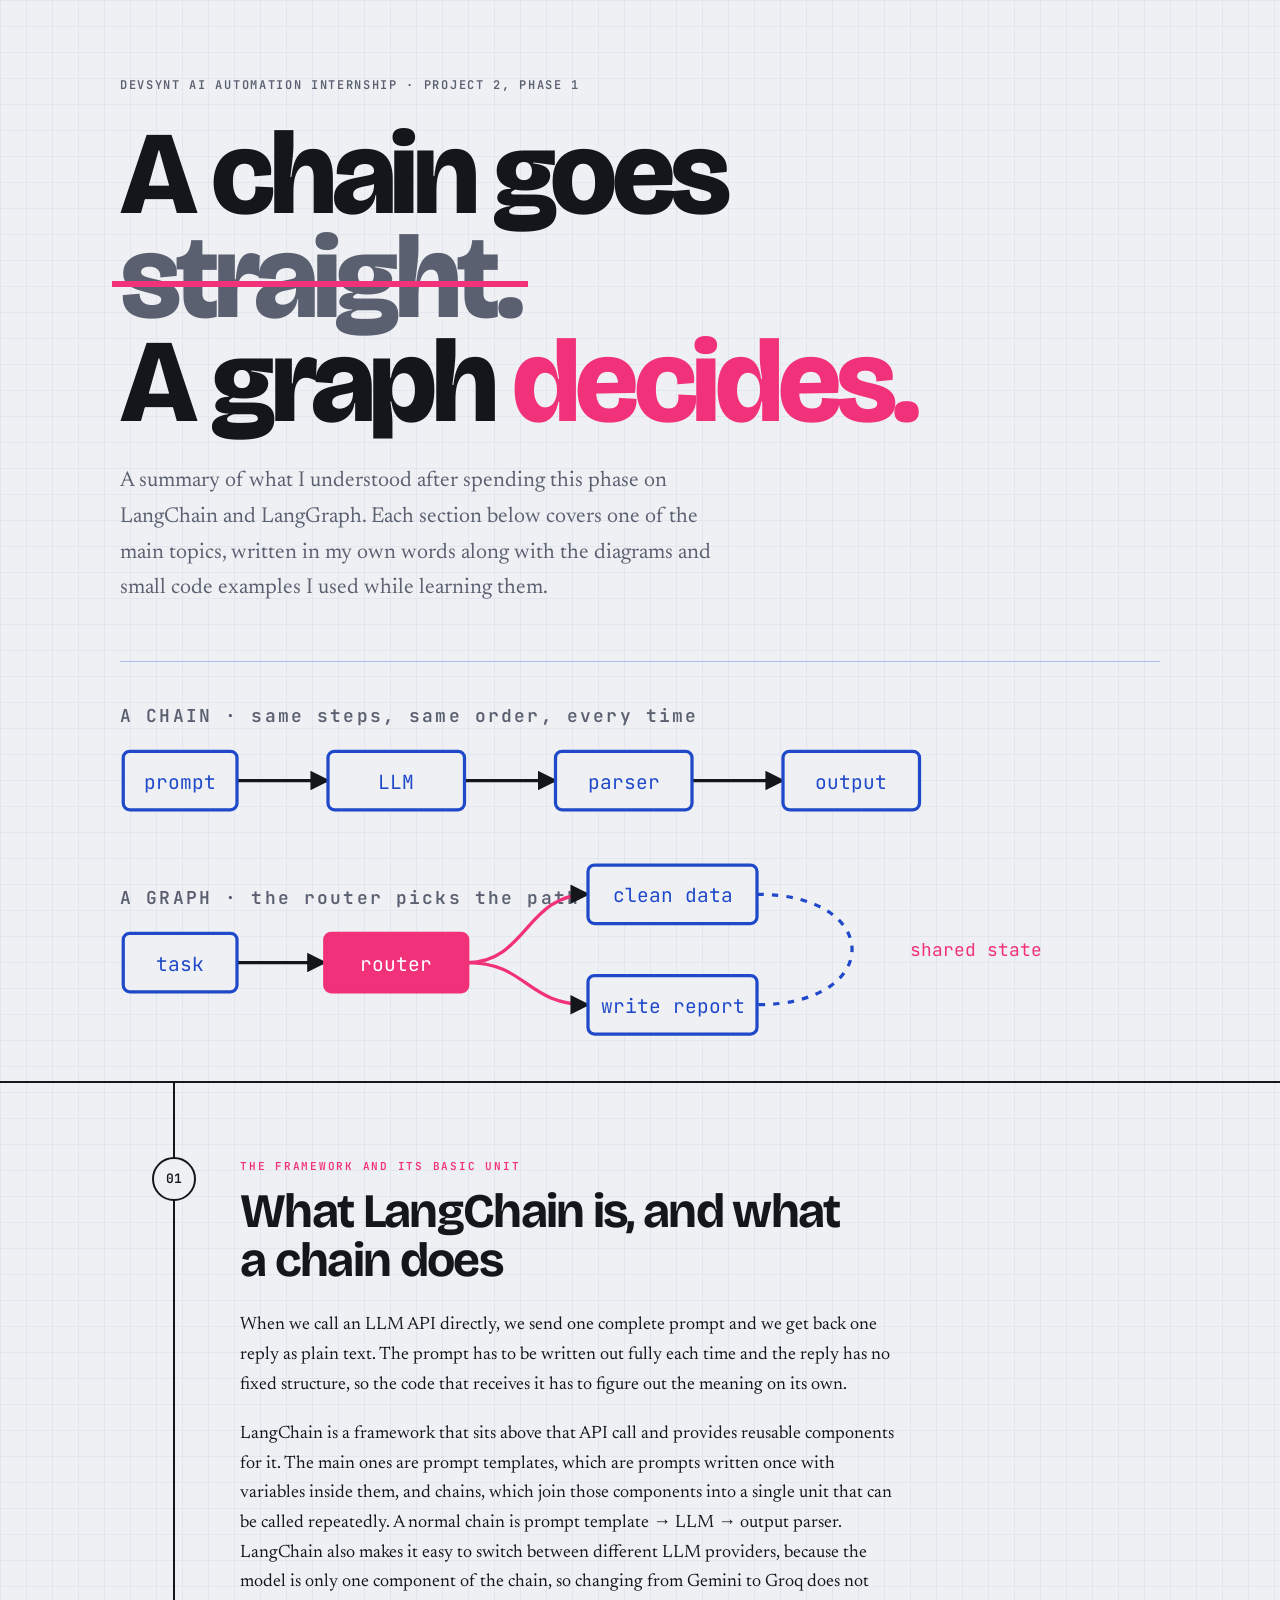
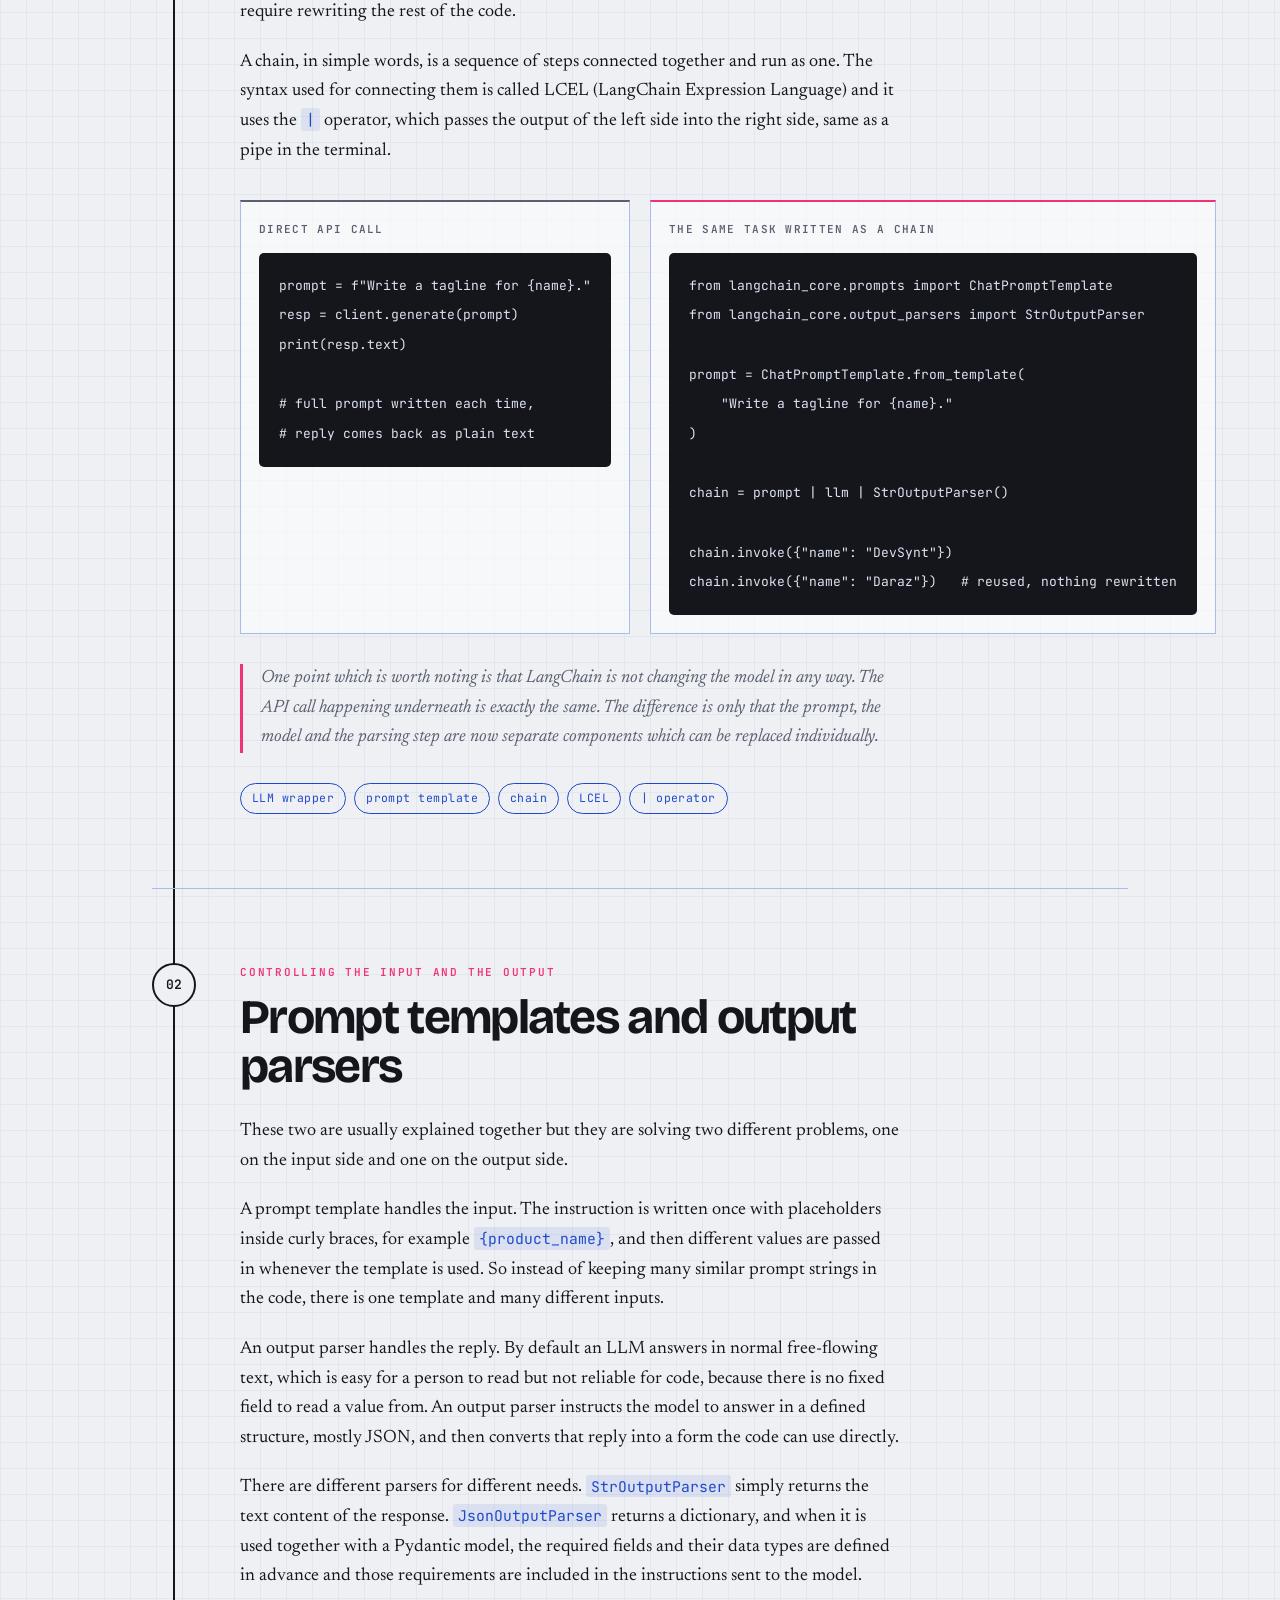
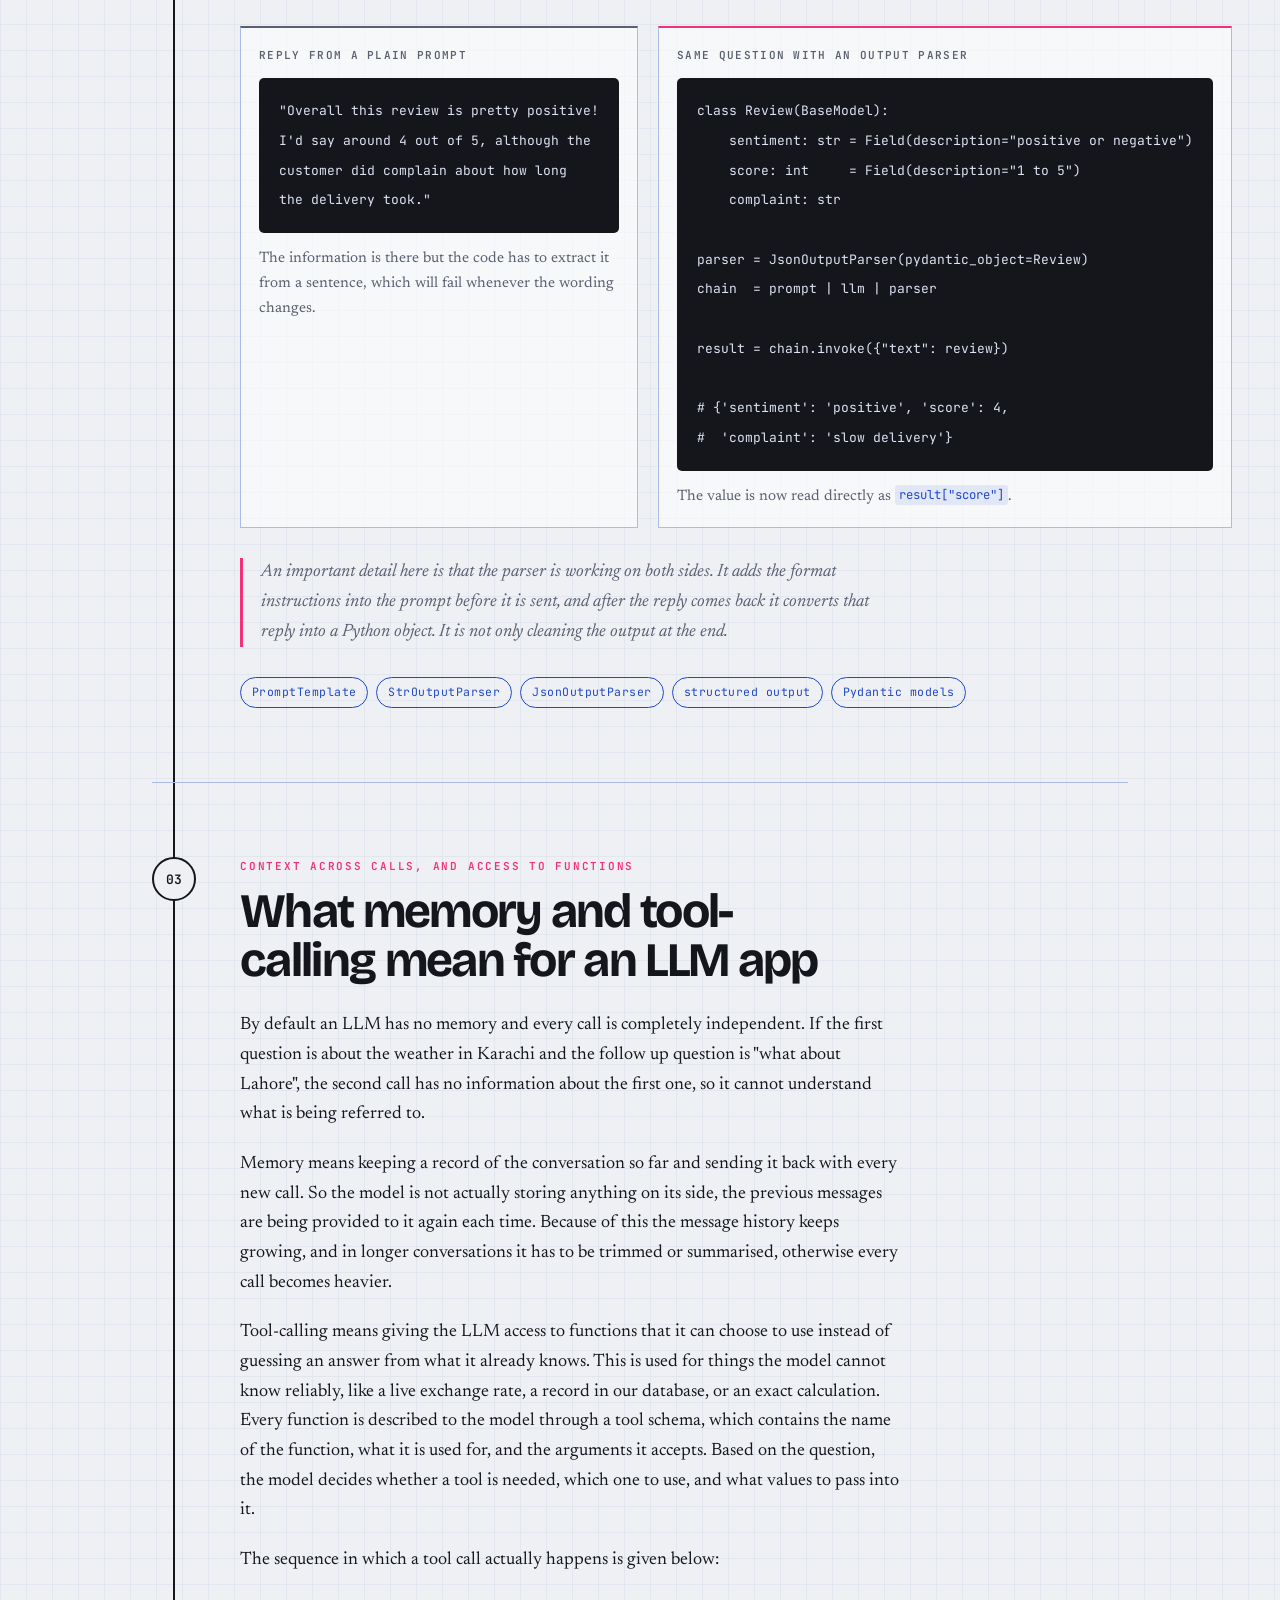
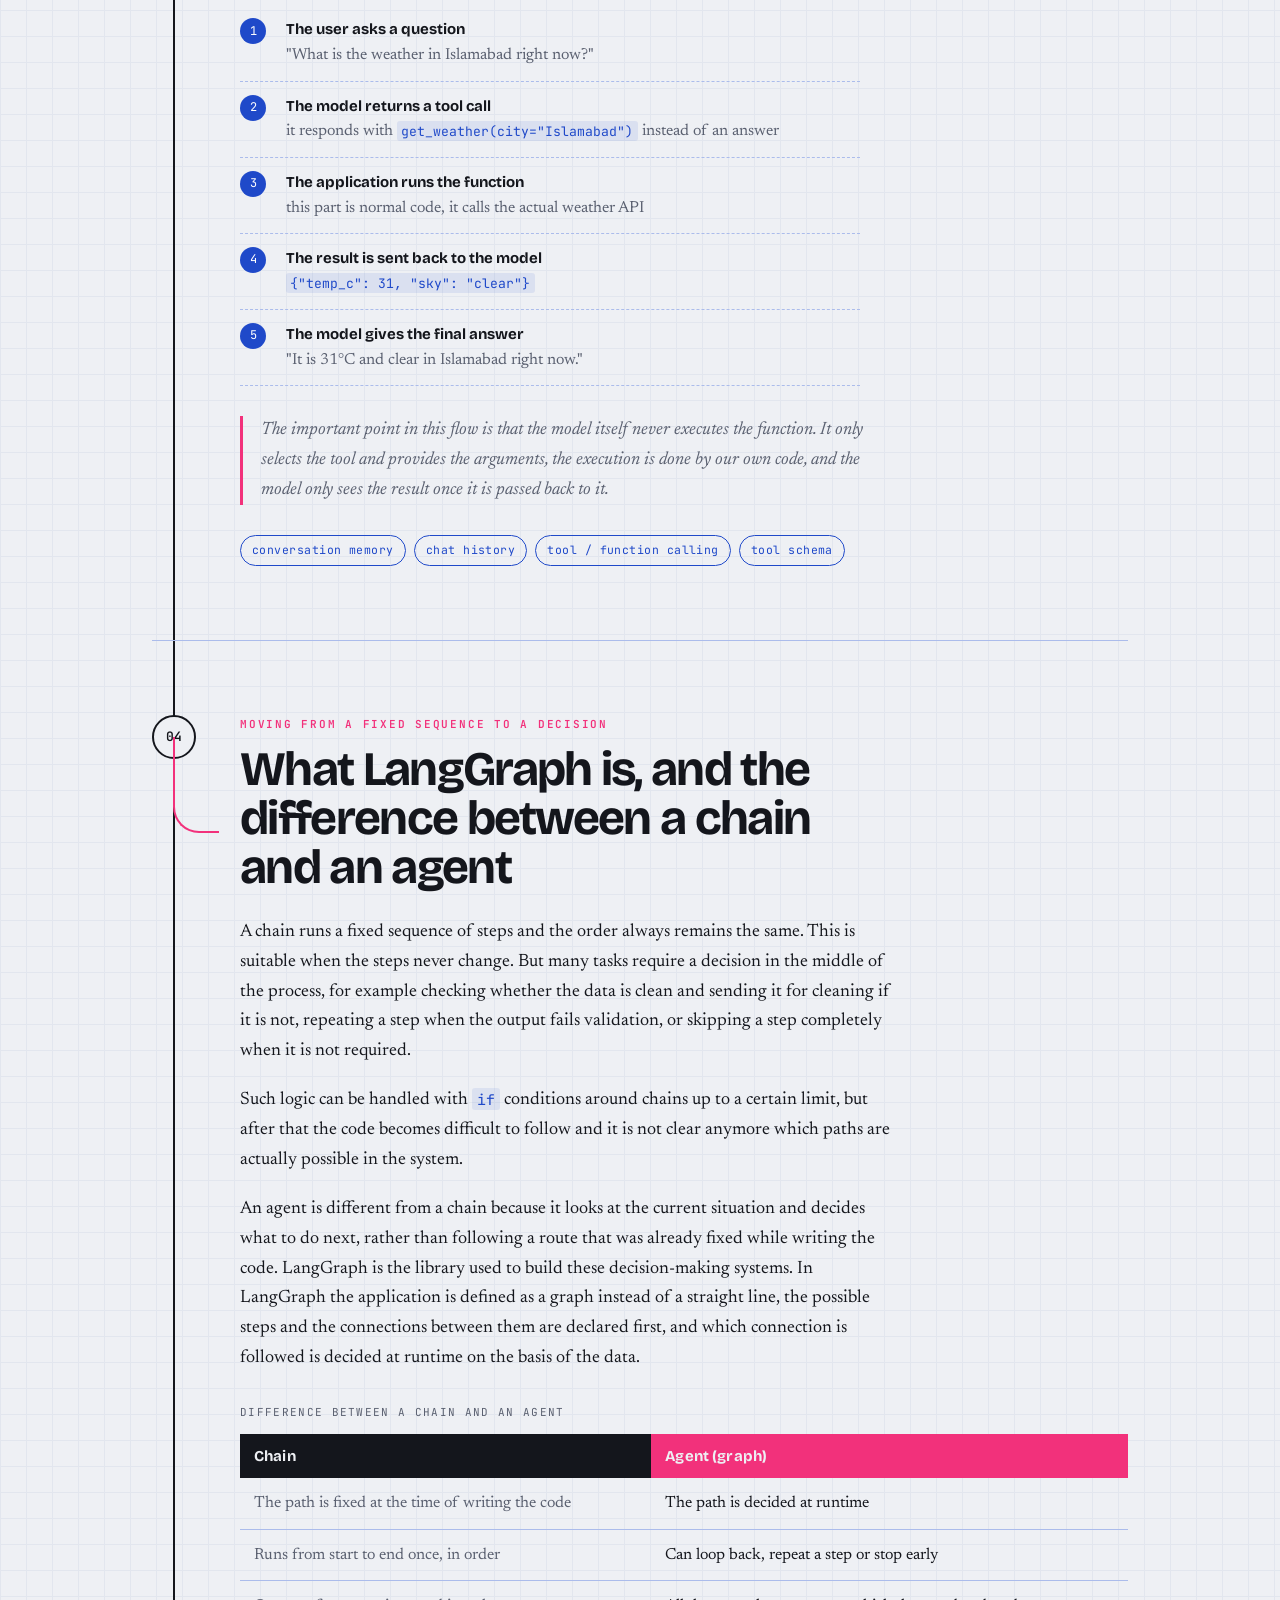
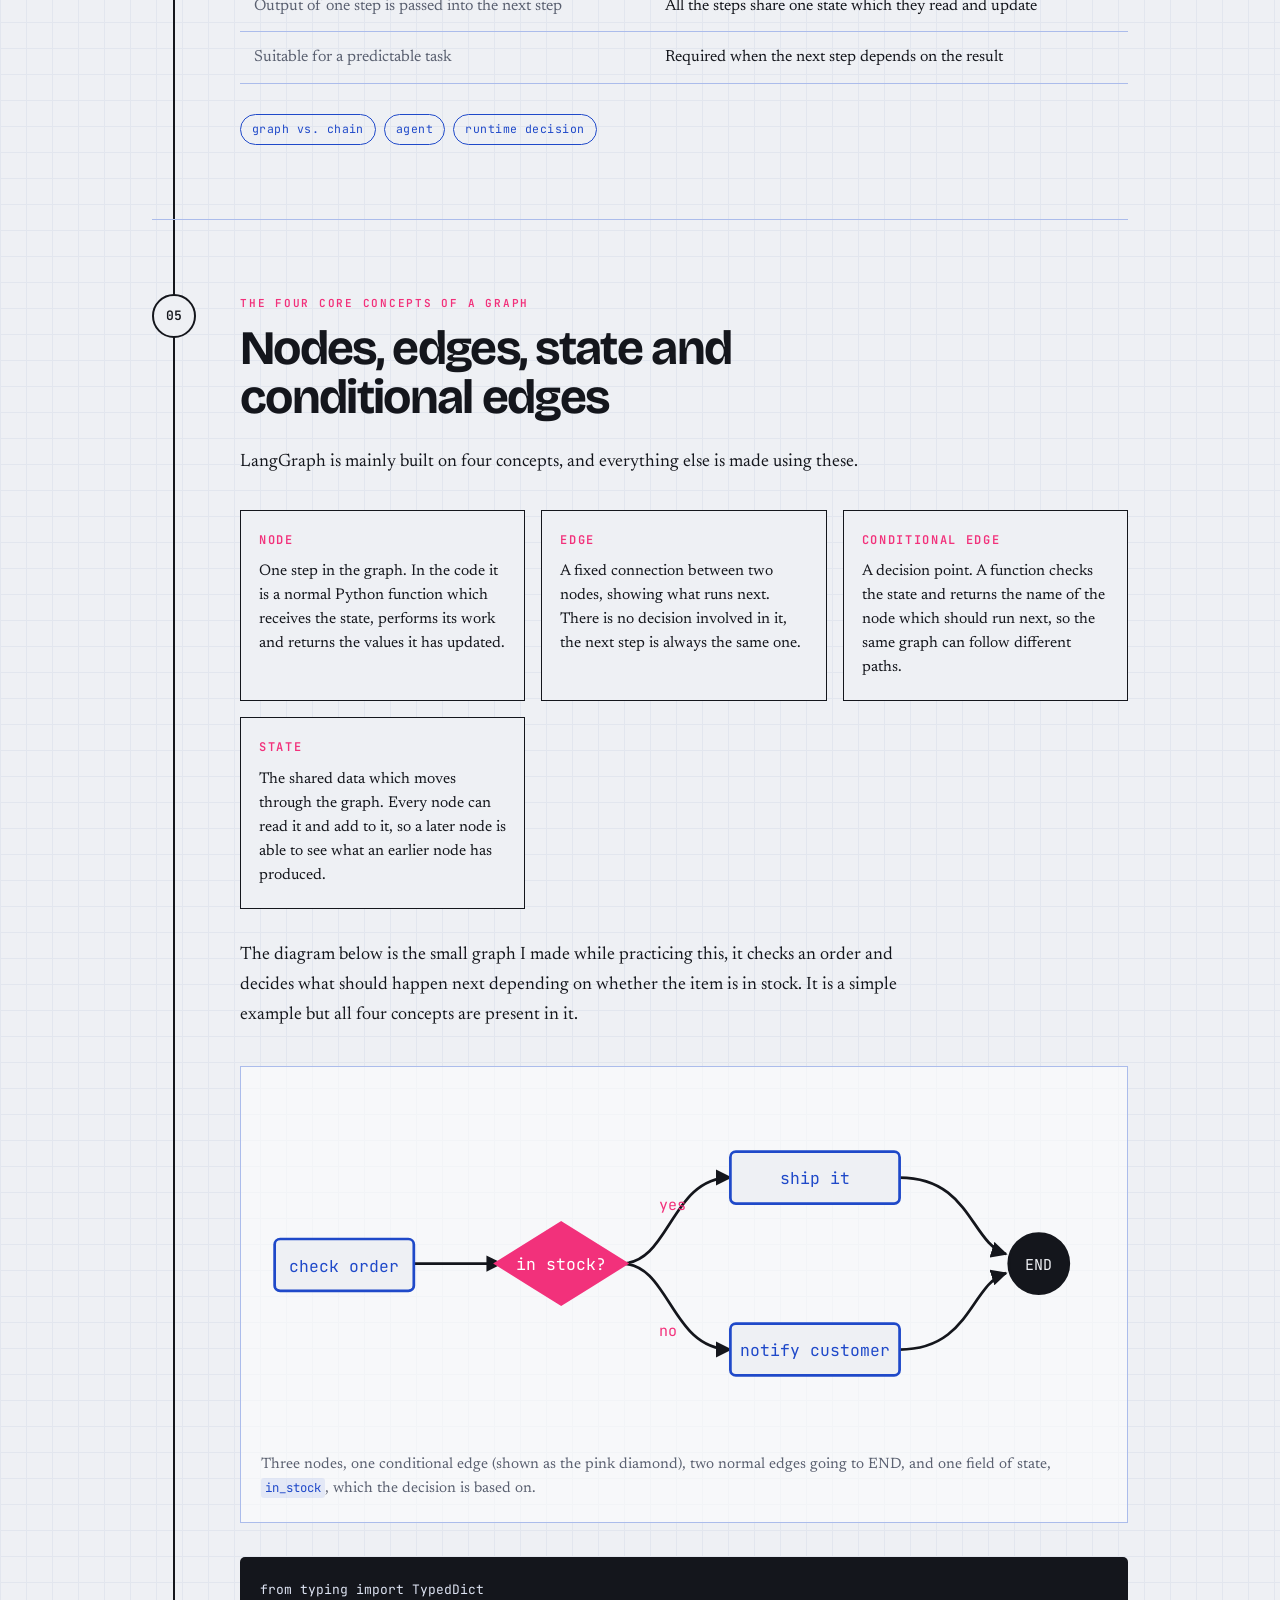
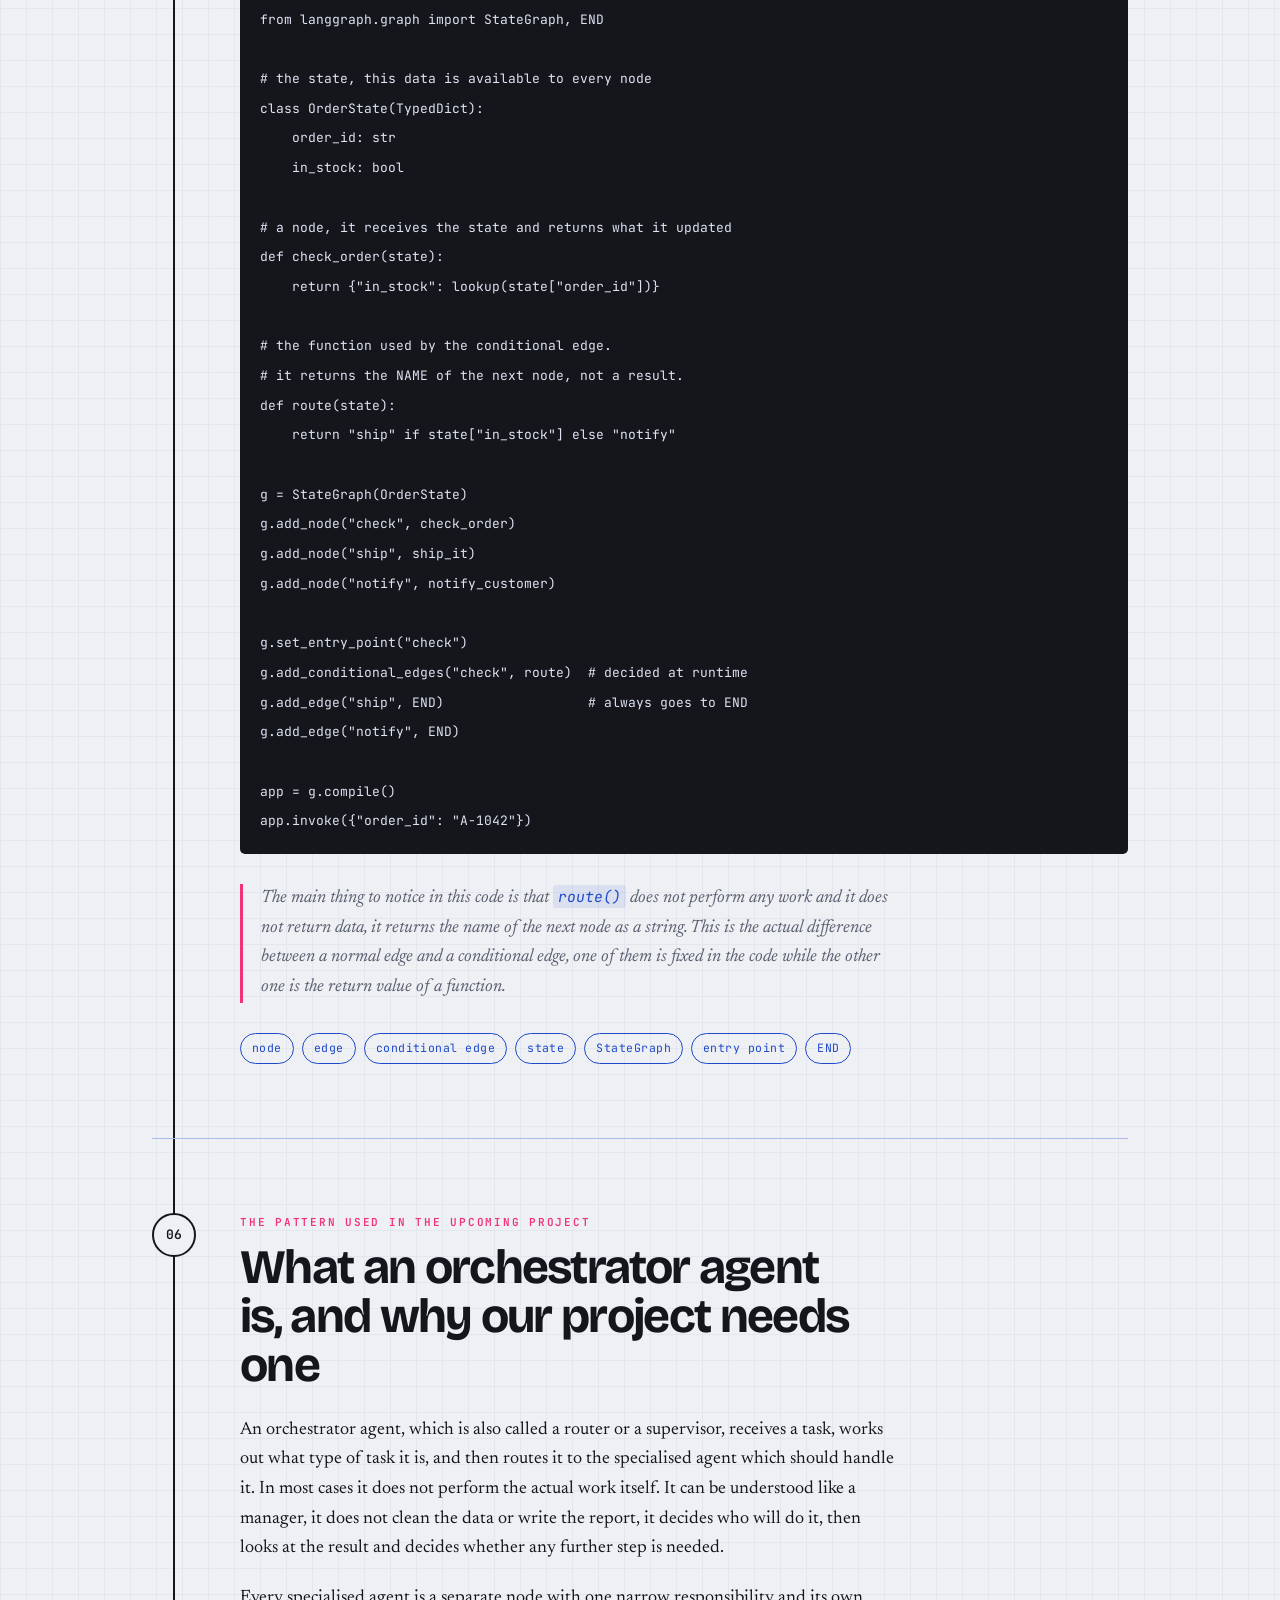
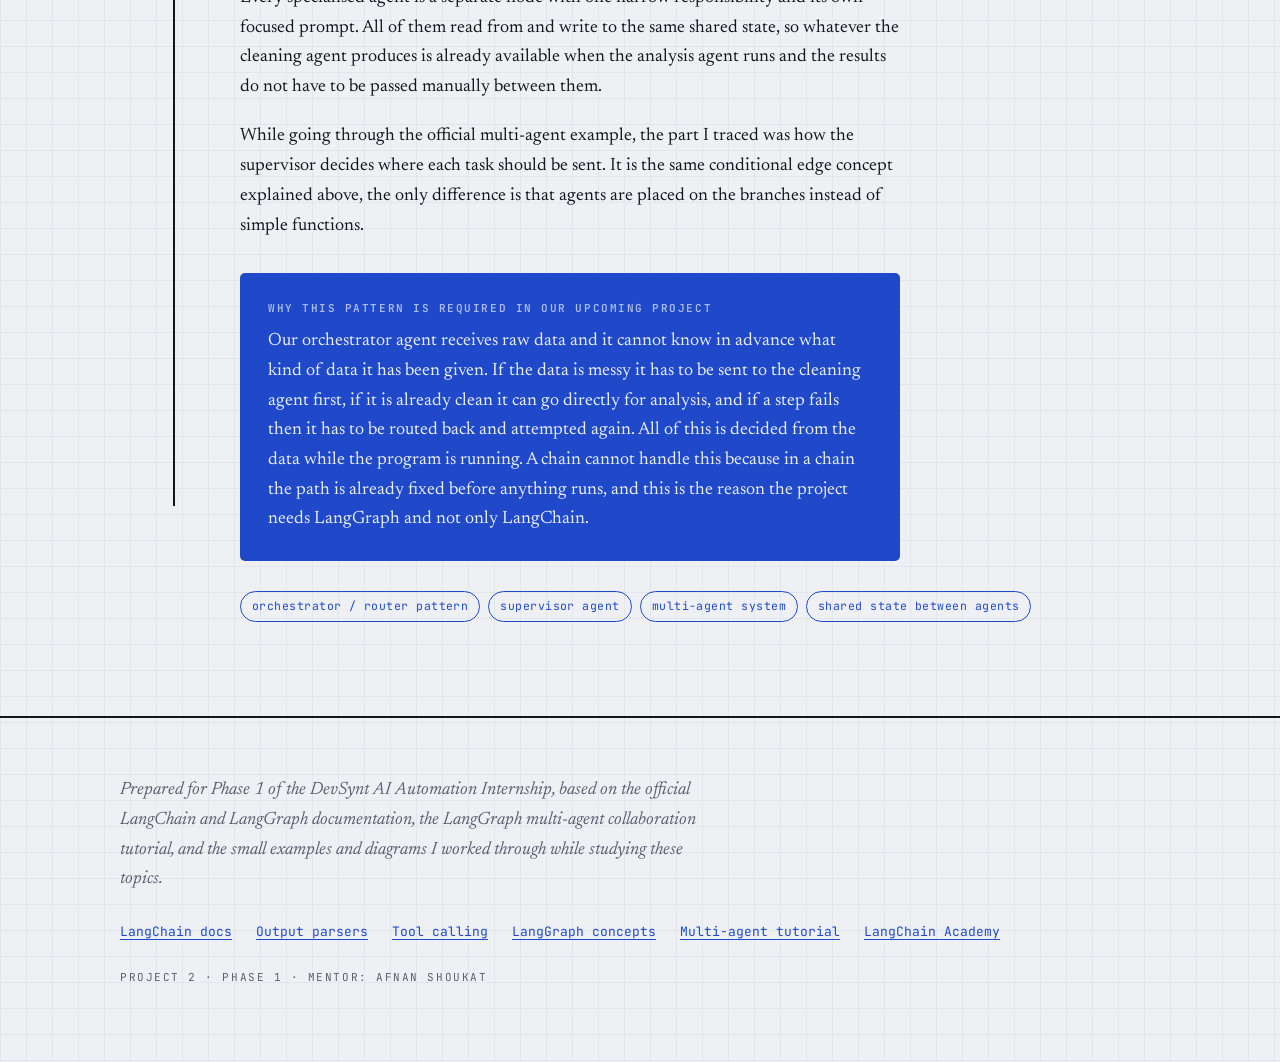
<file: Project_2_Phase_1/index.html>
<!DOCTYPE html>
<html lang="en">
<head>
<meta charset="UTF-8" />
<meta name="viewport" content="width=device-width, initial-scale=1" />
<title>LangChain + LangGraph — Phase 1 Learning Summary</title>
<link rel="preconnect" href="https://fonts.googleapis.com" />
<link rel="preconnect" href="https://fonts.gstatic.com" crossorigin />
<link href="https://fonts.googleapis.com/css2?family=Bricolage+Grotesque:opsz,wght@12..96,400;12..96,700;12..96,800&family=JetBrains+Mono:wght@400;600&family=Newsreader:ital,opsz,wght@0,6..72,400;0,6..72,500;1,6..72,400&display=swap" rel="stylesheet" />
<link rel="stylesheet" href="style.css" />
</head>
<body>

<header class="masthead">
  <div class="masthead-inner">
    <p class="eyebrow">DevSynt AI Automation Internship · Project 2, Phase 1</p>
    <h1 class="title">A chain goes<br /><span class="strike-through">straight.</span><br />A graph <em>decides.</em></h1>
    <p class="standfirst">
      A summary of what I understood after spending this phase on LangChain and LangGraph. Each section
      below covers one of the main topics, written in my own words along with the diagrams and small
      code examples I used while learning them.
    </p>

    <div class="hero-diagram" role="img" aria-label="A chain runs prompt to LLM to parser to output in a fixed line. A graph runs from a task into a router that branches to one of two agents, with shared state looping between them.">
      <svg viewBox="0 0 640 210" xmlns="http://www.w3.org/2000/svg">
        <defs>
          <marker id="tip" viewBox="0 0 10 10" refX="9" refY="5" markerWidth="6" markerHeight="6" orient="auto-start-reverse">
            <path d="M 0 0 L 10 5 L 0 10 z" class="svg-tip" />
          </marker>
        </defs>

        <text x="0" y="16" class="svg-label">A CHAIN · same steps, same order, every time</text>
        <line x1="72" y1="52" x2="128" y2="52" class="svg-edge" marker-end="url(#tip)" />
        <line x1="212" y1="52" x2="268" y2="52" class="svg-edge" marker-end="url(#tip)" />
        <line x1="352" y1="52" x2="408" y2="52" class="svg-edge" marker-end="url(#tip)" />
        <g class="svg-node"><rect x="2" y="34" width="70" height="36" rx="4" /><text x="37" y="57">prompt</text></g>
        <g class="svg-node"><rect x="128" y="34" width="84" height="36" rx="4" /><text x="170" y="57">LLM</text></g>
        <g class="svg-node"><rect x="268" y="34" width="84" height="36" rx="4" /><text x="310" y="57">parser</text></g>
        <g class="svg-node"><rect x="408" y="34" width="84" height="36" rx="4" /><text x="450" y="57">output</text></g>

        <text x="0" y="128" class="svg-label">A GRAPH · the router picks the path each time</text>
        <line x1="72" y1="164" x2="126" y2="164" class="svg-edge" marker-end="url(#tip)" />
        <path d="M 214 164 C 250 164 250 122 288 122" class="svg-edge svg-edge-branch" marker-end="url(#tip)" />
        <path d="M 214 164 C 250 164 250 190 288 190" class="svg-edge svg-edge-branch" marker-end="url(#tip)" />
        <path d="M 392 122 C 470 122 470 190 392 190" class="svg-edge svg-edge-loop" />
        <g class="svg-node"><rect x="2" y="146" width="70" height="36" rx="4" /><text x="37" y="169">task</text></g>
        <g class="svg-node svg-node-key"><rect x="126" y="146" width="88" height="36" rx="4" /><text x="170" y="169">router</text></g>
        <g class="svg-node"><rect x="288" y="104" width="104" height="36" rx="4" /><text x="340" y="127">clean data</text></g>
        <g class="svg-node"><rect x="288" y="172" width="104" height="36" rx="4" /><text x="340" y="195">write report</text></g>
        <text x="486" y="160" class="svg-note">shared state</text>
      </svg>
    </div>
  </div>
</header>

<main class="flow">

  <!-- 01 -->
  <section class="node" id="langchain">
    <span class="marker" aria-hidden="true">01</span>
    <p class="kicker">The framework and its basic unit</p>
    <h2>What LangChain is, and what a chain does</h2>
    <p>
      When we call an LLM API directly, we send one complete prompt and we get back one reply as plain
      text. The prompt has to be written out fully each time and the reply has no fixed structure, so the
      code that receives it has to figure out the meaning on its own.
    </p>
    <p>
      LangChain is a framework that sits above that API call and provides reusable components for it. The
      main ones are prompt templates, which are prompts written once with variables inside them, and
      chains, which join those components into a single unit that can be called repeatedly. A normal chain
      is prompt template → LLM → output parser. LangChain also makes it easy to switch between different
      LLM providers, because the model is only one component of the chain, so changing from Gemini to Groq
      does not require rewriting the rest of the code.
    </p>
    <p>
      A chain, in simple words, is a sequence of steps connected together and run as one. The syntax used
      for connecting them is called LCEL (LangChain Expression Language) and it uses the <code>|</code>
      operator, which passes the output of the left side into the right side, same as a pipe in the
      terminal.
    </p>

    <div class="compare">
      <div class="compare-side">
        <p class="compare-head">Direct API call</p>
<pre><code>prompt = f"Write a tagline for {name}."
resp = client.generate(prompt)
print(resp.text)

# full prompt written each time,
# reply comes back as plain text</code></pre>
      </div>
      <div class="compare-side compare-side-win">
        <p class="compare-head">The same task written as a chain</p>
<pre><code>from langchain_core.prompts import ChatPromptTemplate
from langchain_core.output_parsers import StrOutputParser

prompt = ChatPromptTemplate.from_template(
    "Write a tagline for {name}."
)

chain = prompt | llm | StrOutputParser()

chain.invoke({"name": "DevSynt"})
chain.invoke({"name": "Daraz"})   # reused, nothing rewritten</code></pre>
      </div>
    </div>
    <p class="aside">
      One point which is worth noting is that LangChain is not changing the model in any way. The API call
      happening underneath is exactly the same. The difference is only that the prompt, the model and the
      parsing step are now separate components which can be replaced individually.
    </p>
    <ul class="terms">
      <li>LLM wrapper</li><li>prompt template</li><li>chain</li><li>LCEL</li><li><code>|</code> operator</li>
    </ul>
  </section>

  <!-- 02 -->
  <section class="node" id="templates">
    <span class="marker" aria-hidden="true">02</span>
    <p class="kicker">Controlling the input and the output</p>
    <h2>Prompt templates and output parsers</h2>
    <p>
      These two are usually explained together but they are solving two different problems, one on the
      input side and one on the output side.
    </p>
    <p>
      A prompt template handles the input. The instruction is written once with placeholders inside curly
      braces, for example <code>{product_name}</code>, and then different values are passed in whenever the
      template is used. So instead of keeping many similar prompt strings in the code, there is one
      template and many different inputs.
    </p>
    <p>
      An output parser handles the reply. By default an LLM answers in normal free-flowing text, which is
      easy for a person to read but not reliable for code, because there is no fixed field to read a value
      from. An output parser instructs the model to answer in a defined structure, mostly JSON, and then
      converts that reply into a form the code can use directly.
    </p>
    <p>
      There are different parsers for different needs. <code>StrOutputParser</code> simply returns the
      text content of the response. <code>JsonOutputParser</code> returns a dictionary, and when it is
      used together with a Pydantic model, the required fields and their data types are defined in advance
      and those requirements are included in the instructions sent to the model.
    </p>

    <div class="compare">
      <div class="compare-side">
        <p class="compare-head">Reply from a plain prompt</p>
<pre><code>"Overall this review is pretty positive!
I'd say around 4 out of 5, although the
customer did complain about how long
the delivery took."</code></pre>
        <p class="compare-foot">The information is there but the code has to extract it from a sentence, which will fail whenever the wording changes.</p>
      </div>
      <div class="compare-side compare-side-win">
        <p class="compare-head">Same question with an output parser</p>
<pre><code>class Review(BaseModel):
    sentiment: str = Field(description="positive or negative")
    score: int     = Field(description="1 to 5")
    complaint: str

parser = JsonOutputParser(pydantic_object=Review)
chain  = prompt | llm | parser

result = chain.invoke({"text": review})

# {'sentiment': 'positive', 'score': 4,
#  'complaint': 'slow delivery'}</code></pre>
        <p class="compare-foot">The value is now read directly as <code>result["score"]</code>.</p>
      </div>
    </div>
    <p class="aside">
      An important detail here is that the parser is working on both sides. It adds the format
      instructions into the prompt before it is sent, and after the reply comes back it converts that
      reply into a Python object. It is not only cleaning the output at the end.
    </p>
    <ul class="terms">
      <li>PromptTemplate</li><li>StrOutputParser</li><li>JsonOutputParser</li><li>structured output</li><li>Pydantic models</li>
    </ul>
  </section>

  <!-- 03 -->
  <section class="node" id="memory">
    <span class="marker" aria-hidden="true">03</span>
    <p class="kicker">Context across calls, and access to functions</p>
    <h2>What memory and tool-calling mean for an LLM app</h2>
    <p>
      By default an LLM has no memory and every call is completely independent. If the first question is
      about the weather in Karachi and the follow up question is "what about Lahore", the second call has
      no information about the first one, so it cannot understand what is being referred to.
    </p>
    <p>
      Memory means keeping a record of the conversation so far and sending it back with every new call. So
      the model is not actually storing anything on its side, the previous messages are being provided to
      it again each time. Because of this the message history keeps growing, and in longer conversations it
      has to be trimmed or summarised, otherwise every call becomes heavier.
    </p>
    <p>
      Tool-calling means giving the LLM access to functions that it can choose to use instead of guessing
      an answer from what it already knows. This is used for things the model cannot know reliably, like a
      live exchange rate, a record in our database, or an exact calculation. Every function is described to
      the model through a tool schema, which contains the name of the function, what it is used for, and
      the arguments it accepts. Based on the question, the model decides whether a tool is needed, which
      one to use, and what values to pass into it.
    </p>
    <p>
      The sequence in which a tool call actually happens is given below:
    </p>

    <ol class="steps">
      <li><span>The user asks a question</span> "What is the weather in Islamabad right now?"</li>
      <li><span>The model returns a tool call</span> it responds with <code>get_weather(city="Islamabad")</code> instead of an answer</li>
      <li><span>The application runs the function</span> this part is normal code, it calls the actual weather API</li>
      <li><span>The result is sent back to the model</span> <code>{"temp_c": 31, "sky": "clear"}</code></li>
      <li><span>The model gives the final answer</span> "It is 31°C and clear in Islamabad right now."</li>
    </ol>
    <p class="aside">
      The important point in this flow is that the model itself never executes the function. It only
      selects the tool and provides the arguments, the execution is done by our own code, and the model
      only sees the result once it is passed back to it.
    </p>
    <ul class="terms">
      <li>conversation memory</li><li>chat history</li><li>tool / function calling</li><li>tool schema</li>
    </ul>
  </section>

  <!-- 04 -->
  <section class="node node-fork" id="langgraph">
    <span class="marker" aria-hidden="true">04</span>
    <p class="kicker">Moving from a fixed sequence to a decision</p>
    <h2>What LangGraph is, and the difference between a chain and an agent</h2>
    <p>
      A chain runs a fixed sequence of steps and the order always remains the same. This is suitable when
      the steps never change. But many tasks require a decision in the middle of the process, for example
      checking whether the data is clean and sending it for cleaning if it is not, repeating a step when
      the output fails validation, or skipping a step completely when it is not required.
    </p>
    <p>
      Such logic can be handled with <code>if</code> conditions around chains up to a certain limit, but
      after that the code becomes difficult to follow and it is not clear anymore which paths are actually
      possible in the system.
    </p>
    <p>
      An agent is different from a chain because it looks at the current situation and decides what to do
      next, rather than following a route that was already fixed while writing the code. LangGraph is the
      library used to build these decision-making systems. In LangGraph the application is defined as a
      graph instead of a straight line, the possible steps and the connections between them are declared
      first, and which connection is followed is decided at runtime on the basis of the data.
    </p>

    <table class="table">
      <caption>Difference between a chain and an agent</caption>
      <thead><tr><th scope="col">Chain</th><th scope="col">Agent (graph)</th></tr></thead>
      <tbody>
        <tr><td>The path is fixed at the time of writing the code</td><td>The path is decided at runtime</td></tr>
        <tr><td>Runs from start to end once, in order</td><td>Can loop back, repeat a step or stop early</td></tr>
        <tr><td>Output of one step is passed into the next step</td><td>All the steps share one state which they read and update</td></tr>
        <tr><td>Suitable for a predictable task</td><td>Required when the next step depends on the result</td></tr>
      </tbody>
    </table>
    <ul class="terms">
      <li>graph vs. chain</li><li>agent</li><li>runtime decision</li>
    </ul>
  </section>

  <!-- 05 -->
  <section class="node" id="concepts">
    <span class="marker" aria-hidden="true">05</span>
    <p class="kicker">The four core concepts of a graph</p>
    <h2>Nodes, edges, state and conditional edges</h2>
    <p>
      LangGraph is mainly built on four concepts, and everything else is made using these.
    </p>

    <div class="cards">
      <article class="card">
        <h3>Node</h3>
        <p>One step in the graph. In the code it is a normal Python function which receives the state, performs its work and returns the values it has updated.</p>
      </article>
      <article class="card">
        <h3>Edge</h3>
        <p>A fixed connection between two nodes, showing what runs next. There is no decision involved in it, the next step is always the same one.</p>
      </article>
      <article class="card">
        <h3>Conditional edge</h3>
        <p>A decision point. A function checks the state and returns the name of the node which should run next, so the same graph can follow different paths.</p>
      </article>
      <article class="card">
        <h3>State</h3>
        <p>The shared data which moves through the graph. Every node can read it and add to it, so a later node is able to see what an earlier node has produced.</p>
      </article>
    </div>

    <p>
      The diagram below is the small graph I made while practicing this, it checks an order and decides
      what should happen next depending on whether the item is in stock. It is a simple example but all
      four concepts are present in it.
    </p>

    <figure class="figure">
      <svg viewBox="0 0 620 250" xmlns="http://www.w3.org/2000/svg" role="img" aria-label="Graph: check order flows into a conditional edge asking if the item is in stock, which routes either to ship it or to notify customer, and both then reach END.">
        <defs>
          <marker id="tip2" viewBox="0 0 10 10" refX="9" refY="5" markerWidth="6" markerHeight="6" orient="auto-start-reverse">
            <path d="M 0 0 L 10 5 L 0 10 z" class="svg-tip" />
          </marker>
        </defs>
        <line x1="112" y1="125" x2="176" y2="125" class="svg-edge" marker-end="url(#tip2)" />
        <path d="M 264 125 C 300 125 300 62 344 62" class="svg-edge" marker-end="url(#tip2)" />
        <path d="M 264 125 C 300 125 300 188 344 188" class="svg-edge" marker-end="url(#tip2)" />
        <path d="M 468 62 C 520 62 520 110 546 118" class="svg-edge" marker-end="url(#tip2)" />
        <path d="M 468 188 C 520 188 520 140 546 132" class="svg-edge" marker-end="url(#tip2)" />
        <g class="svg-node"><rect x="10" y="107" width="102" height="38" rx="4" /><text x="61" y="131">check order</text></g>
        <g class="svg-node svg-node-key"><polygon points="220,95 268,125 220,155 172,125" /><text x="220" y="130">in stock?</text></g>
        <g class="svg-node"><rect x="344" y="43" width="124" height="38" rx="4" /><text x="406" y="67">ship it</text></g>
        <g class="svg-node"><rect x="344" y="169" width="124" height="38" rx="4" /><text x="406" y="193">notify customer</text></g>
        <g class="svg-node svg-node-end"><circle cx="570" cy="125" r="22" /><text x="570" y="130">END</text></g>
        <text x="292" y="86" class="svg-note">yes</text>
        <text x="292" y="178" class="svg-note">no</text>
      </svg>
      <figcaption>
        Three nodes, one conditional edge (shown as the pink diamond), two normal edges going to END, and
        one field of state, <code>in_stock</code>, which the decision is based on.
      </figcaption>
    </figure>

<pre class="wide"><code>from typing import TypedDict
from langgraph.graph import StateGraph, END

# the state, this data is available to every node
class OrderState(TypedDict):
    order_id: str
    in_stock: bool

# a node, it receives the state and returns what it updated
def check_order(state):
    return {"in_stock": lookup(state["order_id"])}

# the function used by the conditional edge.
# it returns the NAME of the next node, not a result.
def route(state):
    return "ship" if state["in_stock"] else "notify"

g = StateGraph(OrderState)
g.add_node("check", check_order)
g.add_node("ship", ship_it)
g.add_node("notify", notify_customer)

g.set_entry_point("check")
g.add_conditional_edges("check", route)  # decided at runtime
g.add_edge("ship", END)                  # always goes to END
g.add_edge("notify", END)

app = g.compile()
app.invoke({"order_id": "A-1042"})</code></pre>
    <p class="aside">
      The main thing to notice in this code is that <code>route()</code> does not perform any work and it
      does not return data, it returns the name of the next node as a string. This is the actual difference
      between a normal edge and a conditional edge, one of them is fixed in the code while the other one is
      the return value of a function.
    </p>
    <ul class="terms">
      <li>node</li><li>edge</li><li>conditional edge</li><li>state</li><li>StateGraph</li><li>entry point</li><li>END</li>
    </ul>
  </section>

  <!-- 06 -->
  <section class="node node-last" id="orchestrator">
    <span class="marker" aria-hidden="true">06</span>
    <p class="kicker">The pattern used in the upcoming project</p>
    <h2>What an orchestrator agent is, and why our project needs one</h2>
    <p>
      An orchestrator agent, which is also called a router or a supervisor, receives a task, works out
      what type of task it is, and then routes it to the specialised agent which should handle it. In
      most cases it does not perform the actual work itself. It can be understood like a manager, it
      does not clean the data or write the report, it decides who will do it, then looks at the result
      and decides whether any further step is needed.
    </p>
    <p>
      Every specialised agent is a separate node with one narrow responsibility and its own focused
      prompt. All of them read from and write to the same shared state, so whatever the cleaning agent
      produces is already available when the analysis agent runs and the results do not have to be passed
      manually between them.
    </p>
    <p>
      While going through the official multi-agent example, the part I traced was how the supervisor
      decides where each task should be sent. It is the same conditional edge concept explained above,
      the only difference is that agents are placed on the branches instead of simple functions.
    </p>
    <p class="callout">
      <span>Why this pattern is required in our upcoming project</span>
      Our orchestrator agent receives raw data and it cannot know in advance what kind of data it has
      been given. If the data is messy it has to be sent to the cleaning agent first, if it is already
      clean it can go directly for analysis, and if a step fails then it has to be routed back and
      attempted again. All of this is decided from the data while the program is running. A chain cannot
      handle this because in a chain the path is already fixed before anything runs, and this is the
      reason the project needs LangGraph and not only LangChain.
    </p>
    <ul class="terms">
      <li>orchestrator / router pattern</li><li>supervisor agent</li><li>multi-agent system</li><li>shared state between agents</li>
    </ul>
  </section>

</main>

<footer class="colophon">
  <div class="colophon-inner">
    <p class="colophon-note">
      Prepared for Phase 1 of the DevSynt AI Automation Internship, based on the official LangChain and
      LangGraph documentation, the LangGraph multi-agent collaboration tutorial, and the small examples
      and diagrams I worked through while studying these topics.
    </p>
    <ul class="links">
      <li><a href="https://python.langchain.com/docs/introduction/">LangChain docs</a></li>
      <li><a href="https://python.langchain.com/docs/concepts/output_parsers/">Output parsers</a></li>
      <li><a href="https://python.langchain.com/docs/concepts/tool_calling/">Tool calling</a></li>
      <li><a href="https://langchain-ai.github.io/langgraph/concepts/low_level/">LangGraph concepts</a></li>
      <li><a href="https://langchain-ai.github.io/langgraph/tutorials/multi_agent/multi-agent-collaboration/">Multi-agent tutorial</a></li>
      <li><a href="https://academy.langchain.com">LangChain Academy</a></li>
    </ul>
    <p class="colophon-sig">Project 2 · Phase 1 · Mentor: Afnan Shoukat</p>
  </div>
</footer>

</body>
</html>
</file>
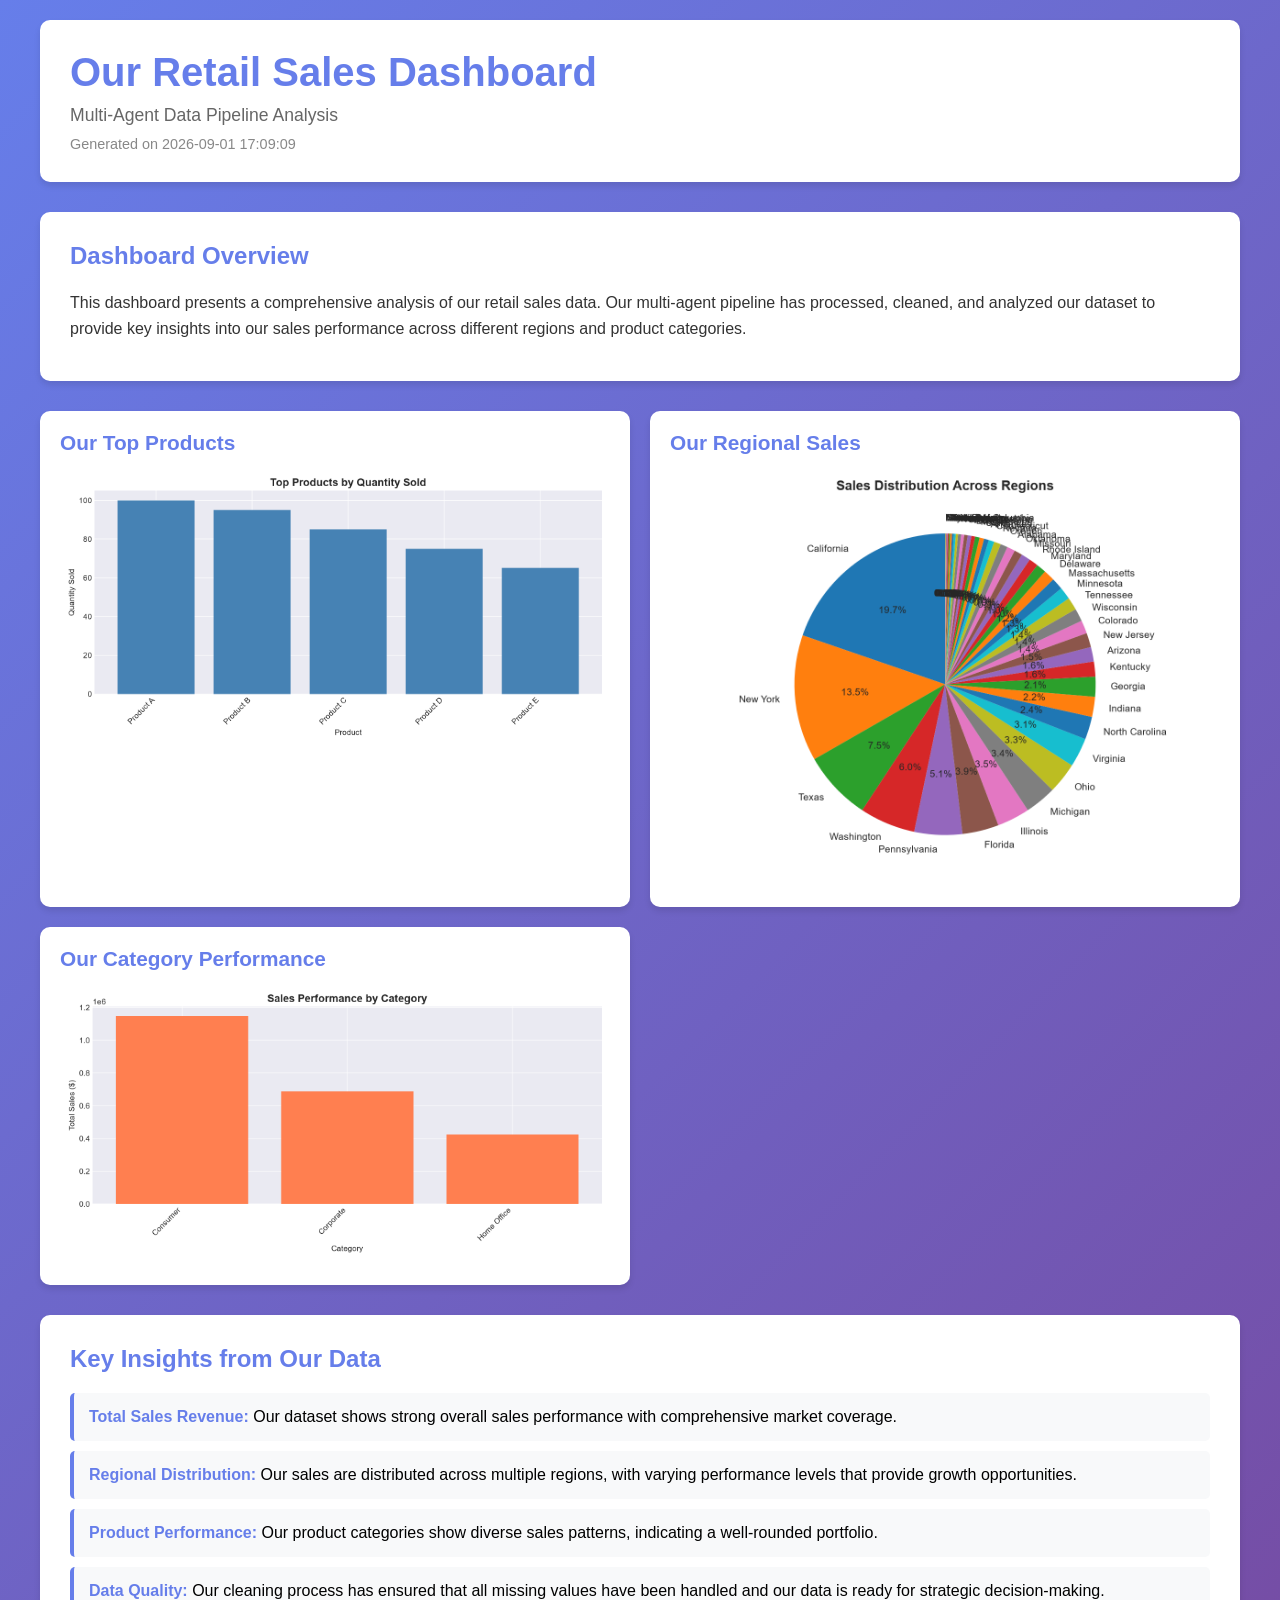
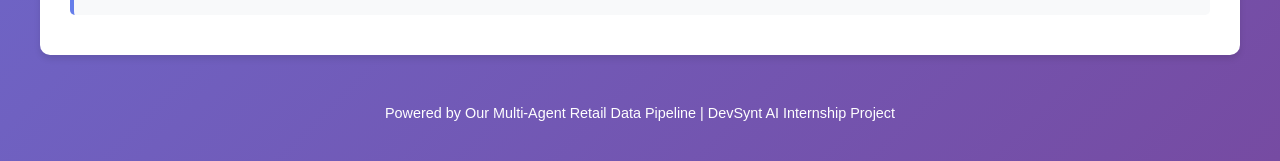
<file: project_2_phase_2/assets/dashboard.html>
<!DOCTYPE html>
<html>
<head>
    <meta charset="UTF-8">
    <title>Retail Sales Dashboard</title>
    <style>
        * {
            margin: 0;
            padding: 0;
            box-sizing: border-box;
        }
        body {
            font-family: -apple-system, BlinkMacSystemFont, 'Segoe UI', Roboto, sans-serif;
            background: linear-gradient(135deg, #667eea 0%, #764ba2 100%);
            padding: 20px;
            min-height: 100vh;
        }
        .container {
            max-width: 1200px;
            margin: 0 auto;
        }
        header {
            background: white;
            padding: 30px;
            border-radius: 10px;
            margin-bottom: 30px;
            box-shadow: 0 4px 6px rgba(0,0,0,0.1);
        }
        h1 {
            color: #667eea;
            margin-bottom: 10px;
            font-size: 2.5em;
        }
        .subtitle {
            color: #666;
            font-size: 1.1em;
            margin-bottom: 10px;
        }
        .timestamp {
            color: #888;
            font-size: 0.9em;
        }
        .charts {
            display: grid;
            grid-template-columns: repeat(auto-fit, minmax(450px, 1fr));
            gap: 20px;
            margin-bottom: 30px;
        }
        .chart-box {
            background: white;
            padding: 20px;
            border-radius: 10px;
            box-shadow: 0 4px 6px rgba(0,0,0,0.1);
        }
        .chart-box h3 {
            color: #667eea;
            margin-bottom: 15px;
            font-size: 1.3em;
        }
        .chart-box img {
            width: 100%;
            height: auto;
            border-radius: 8px;
        }
        .summary {
            background: white;
            padding: 30px;
            border-radius: 10px;
            box-shadow: 0 4px 6px rgba(0,0,0,0.1);
            margin-bottom: 30px;
        }
        .summary h2 {
            color: #667eea;
            margin-bottom: 20px;
            font-size: 1.5em;
        }
        .summary p {
            margin: 10px 0;
            font-size: 16px;
            line-height: 1.6;
            color: #333;
        }
        .insights {
            background: white;
            padding: 30px;
            border-radius: 10px;
            box-shadow: 0 4px 6px rgba(0,0,0,0.1);
        }
        .insights h2 {
            color: #667eea;
            margin-bottom: 20px;
            font-size: 1.5em;
        }
        .insight-item {
            padding: 15px;
            margin: 10px 0;
            background: #f8f9fa;
            border-left: 4px solid #667eea;
            border-radius: 5px;
        }
        .insight-item strong {
            color: #667eea;
        }
        footer {
            text-align: center;
            color: white;
            padding: 20px;
            margin-top: 30px;
            font-size: 0.9em;
        }
    </style>
</head>
<body>
    <div class="container">
        <header>
            <h1>Our Retail Sales Dashboard</h1>
            <p class="subtitle">Multi-Agent Data Pipeline Analysis</p>
            <p class="timestamp">Generated on 2026-09-01 17:09:09</p>
        </header>
        
        <div class="summary">
            <h2>Dashboard Overview</h2>
            <p>This dashboard presents a comprehensive analysis of our retail sales data. Our multi-agent pipeline has processed, cleaned, and analyzed our dataset to provide key insights into our sales performance across different regions and product categories.</p>
        </div>
        
        <div class="charts">
            <div class="chart-box">
                <h3>Our Top Products</h3>
                <img src="top_products.png" alt="Our Top Products">
            </div>
            <div class="chart-box">
                <h3>Our Regional Sales</h3>
                <img src="sales_by_region.png" alt="Our Sales by Region">
            </div>
            <div class="chart-box">
                <h3>Our Category Performance</h3>
                <img src="sales_by_category.png" alt="Our Sales by Category">
            </div>
        </div>
        
        <div class="insights">
            <h2>Key Insights from Our Data</h2>
            <div class="insight-item">
                <strong>Total Sales Revenue:</strong> Our dataset shows strong overall sales performance with comprehensive market coverage.
            </div>
            <div class="insight-item">
                <strong>Regional Distribution:</strong> Our sales are distributed across multiple regions, with varying performance levels that provide growth opportunities.
            </div>
            <div class="insight-item">
                <strong>Product Performance:</strong> Our product categories show diverse sales patterns, indicating a well-rounded portfolio.
            </div>
            <div class="insight-item">
                <strong>Data Quality:</strong> Our cleaning process has ensured that all missing values have been handled and our data is ready for strategic decision-making.
            </div>
        </div>
        
        <footer>
            <p>Powered by Our Multi-Agent Retail Data Pipeline | DevSynt AI Internship Project</p>
        </footer>
    </div>
</body>
</html>
</file>
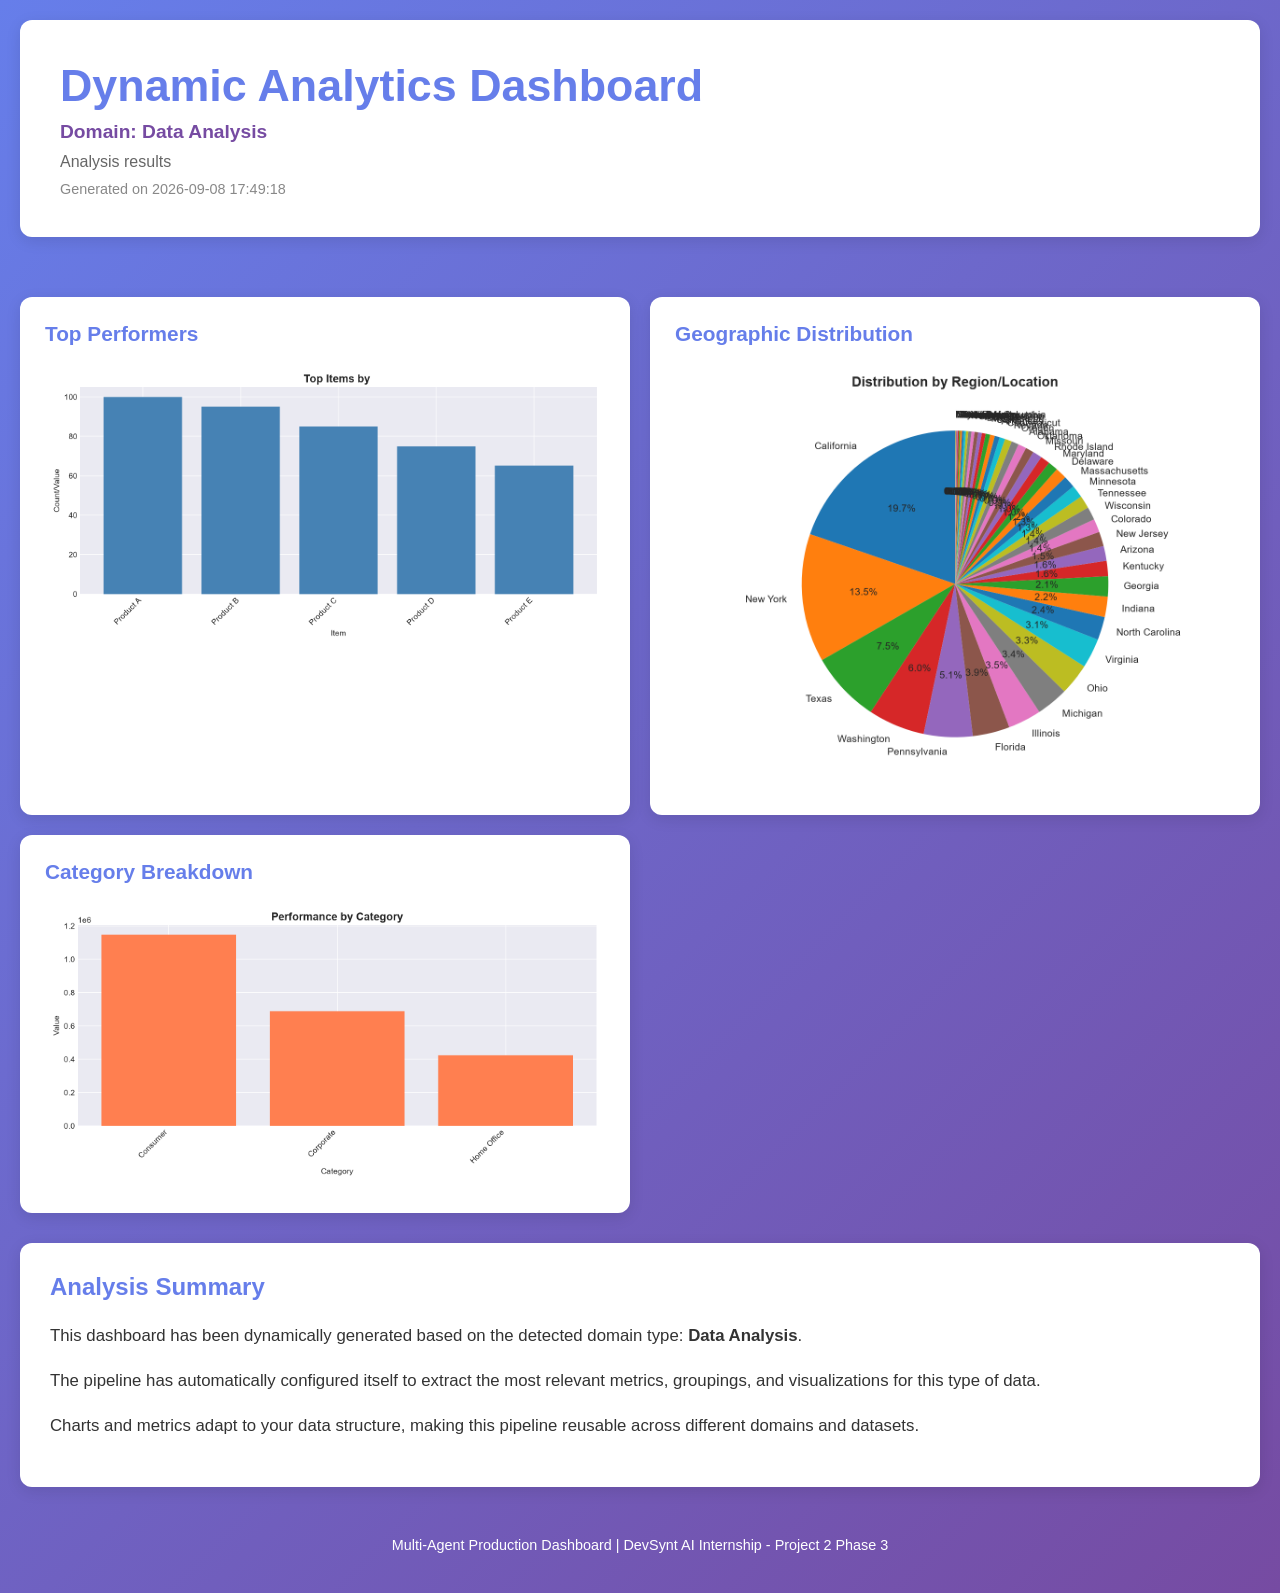
<file: Project-2-Phase_3/assets/dataset1/dashboard.html>
<!DOCTYPE html>
<html>
<head>
    <meta charset="UTF-8">
    <title>Dynamic Dashboard - Data Analysis</title>
    <style>
        * {
            margin: 0;
            padding: 0;
            box-sizing: border-box;
        }
        body {
            font-family: -apple-system, BlinkMacSystemFont, 'Segoe UI', Roboto, sans-serif;
            background: linear-gradient(135deg, #667eea 0%, #764ba2 100%);
            padding: 20px;
            min-height: 100vh;
        }
        .container {
            max-width: 1400px;
            margin: 0 auto;
        }
        header {
            background: white;
            padding: 40px;
            border-radius: 12px;
            margin-bottom: 30px;
            box-shadow: 0 4px 15px rgba(0,0,0,0.1);
        }
        h1 {
            color: #667eea;
            font-size: 2.8em;
            margin-bottom: 10px;
        }
        .domain-info {
            color: #764ba2;
            font-size: 1.2em;
            font-weight: bold;
            margin-bottom: 10px;
        }
        .description {
            color: #666;
            font-size: 1em;
            margin-bottom: 10px;
        }
        .timestamp {
            color: #888;
            font-size: 0.9em;
        }
        .metrics {
            display: grid;
            grid-template-columns: repeat(auto-fit, minmax(250px, 1fr));
            gap: 20px;
            margin-bottom: 30px;
        }
        .metric-card {
            background: linear-gradient(135deg, #667eea 0%, #764ba2 100%);
            color: white;
            padding: 25px;
            border-radius: 12px;
            box-shadow: 0 4px 15px rgba(0,0,0,0.1);
            text-align: center;
        }
        .metric-card h3 {
            font-size: 0.95em;
            text-transform: uppercase;
            letter-spacing: 1px;
            margin-bottom: 15px;
            opacity: 0.9;
        }
        .metric-value {
            font-size: 2em;
            font-weight: bold;
        }
        .charts {
            display: grid;
            grid-template-columns: repeat(auto-fit, minmax(450px, 1fr));
            gap: 20px;
            margin-bottom: 30px;
        }
        .chart-box {
            background: white;
            padding: 25px;
            border-radius: 12px;
            box-shadow: 0 4px 15px rgba(0,0,0,0.1);
        }
        .chart-box h3 {
            color: #667eea;
            margin-bottom: 20px;
            font-size: 1.3em;
            font-weight: bold;
        }
        .chart-box img {
            width: 100%;
            height: auto;
            border-radius: 8px;
        }
        .summary {
            background: white;
            padding: 30px;
            border-radius: 12px;
            box-shadow: 0 4px 15px rgba(0,0,0,0.1);
            margin-bottom: 30px;
        }
        .summary h2 {
            color: #667eea;
            margin-bottom: 20px;
            font-size: 1.5em;
        }
        .summary p {
            color: #333;
            font-size: 1.05em;
            line-height: 1.8;
            margin-bottom: 15px;
        }
        footer {
            text-align: center;
            color: white;
            padding: 20px;
            font-size: 0.9em;
        }
    </style>
</head>
<body>
    <div class="container">
        <header>
            <h1>Dynamic Analytics Dashboard</h1>
            <p class="domain-info">Domain: Data Analysis</p>
            <p class="description">Analysis results</p>
            <p class="timestamp">Generated on 2026-09-08 17:49:18</p>
        </header>
        
        <div class="metrics">
            
        </div>
        
        <div class="charts">
            
                <div class="chart-box">
                    <h3>Top Performers</h3>
                    <img src="top_items.png" alt="Top Performers">
                </div>
                
                <div class="chart-box">
                    <h3>Geographic Distribution</h3>
                    <img src="distribution.png" alt="Geographic Distribution">
                </div>
                
                <div class="chart-box">
                    <h3>Category Breakdown</h3>
                    <img src="category_performance.png" alt="Category Breakdown">
                </div>
                
        </div>
        
        <div class="summary">
            <h2>Analysis Summary</h2>
            <p>This dashboard has been dynamically generated based on the detected domain type: <strong>Data Analysis</strong>.</p>
            <p>The pipeline has automatically configured itself to extract the most relevant metrics, groupings, and visualizations for this type of data.</p>
            <p>Charts and metrics adapt to your data structure, making this pipeline reusable across different domains and datasets.</p>
        </div>
        
        <footer>
            <p>Multi-Agent Production Dashboard | DevSynt AI Internship - Project 2 Phase 3</p>
        </footer>
    </div>
</body>
</html>
</file>
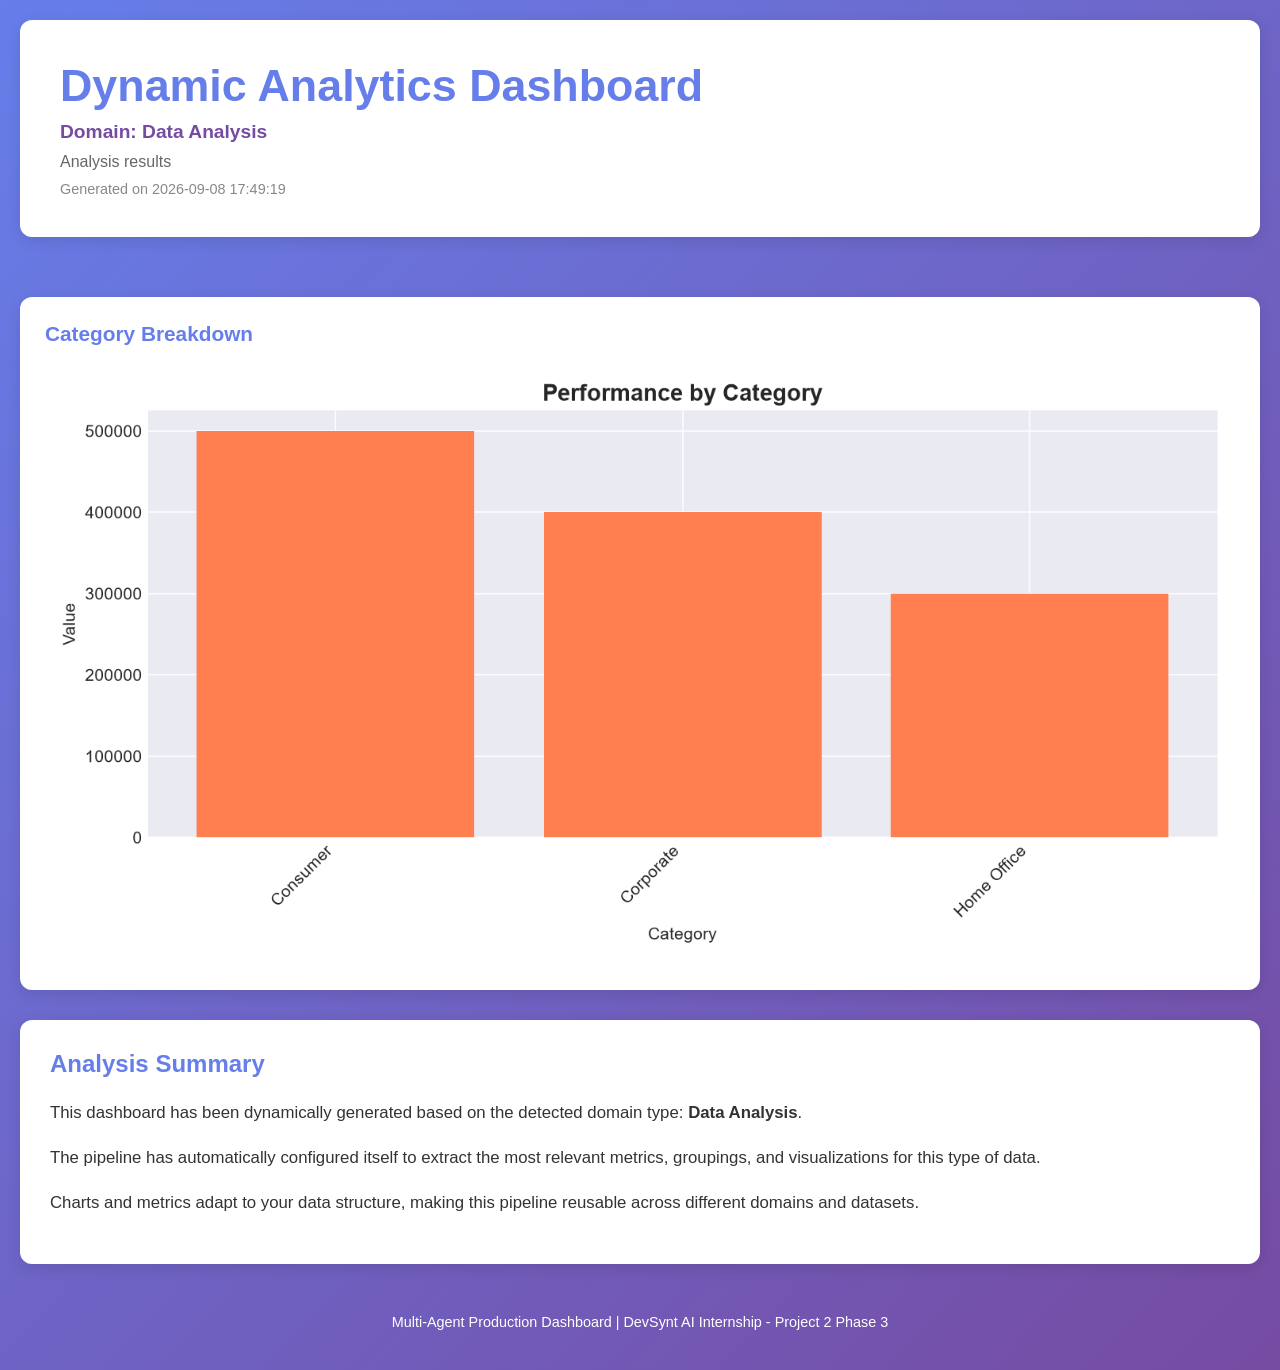
<file: Project-2-Phase_3/assets/dataset2/dashboard.html>
<!DOCTYPE html>
<html>
<head>
    <meta charset="UTF-8">
    <title>Dynamic Dashboard - Data Analysis</title>
    <style>
        * {
            margin: 0;
            padding: 0;
            box-sizing: border-box;
        }
        body {
            font-family: -apple-system, BlinkMacSystemFont, 'Segoe UI', Roboto, sans-serif;
            background: linear-gradient(135deg, #667eea 0%, #764ba2 100%);
            padding: 20px;
            min-height: 100vh;
        }
        .container {
            max-width: 1400px;
            margin: 0 auto;
        }
        header {
            background: white;
            padding: 40px;
            border-radius: 12px;
            margin-bottom: 30px;
            box-shadow: 0 4px 15px rgba(0,0,0,0.1);
        }
        h1 {
            color: #667eea;
            font-size: 2.8em;
            margin-bottom: 10px;
        }
        .domain-info {
            color: #764ba2;
            font-size: 1.2em;
            font-weight: bold;
            margin-bottom: 10px;
        }
        .description {
            color: #666;
            font-size: 1em;
            margin-bottom: 10px;
        }
        .timestamp {
            color: #888;
            font-size: 0.9em;
        }
        .metrics {
            display: grid;
            grid-template-columns: repeat(auto-fit, minmax(250px, 1fr));
            gap: 20px;
            margin-bottom: 30px;
        }
        .metric-card {
            background: linear-gradient(135deg, #667eea 0%, #764ba2 100%);
            color: white;
            padding: 25px;
            border-radius: 12px;
            box-shadow: 0 4px 15px rgba(0,0,0,0.1);
            text-align: center;
        }
        .metric-card h3 {
            font-size: 0.95em;
            text-transform: uppercase;
            letter-spacing: 1px;
            margin-bottom: 15px;
            opacity: 0.9;
        }
        .metric-value {
            font-size: 2em;
            font-weight: bold;
        }
        .charts {
            display: grid;
            grid-template-columns: repeat(auto-fit, minmax(450px, 1fr));
            gap: 20px;
            margin-bottom: 30px;
        }
        .chart-box {
            background: white;
            padding: 25px;
            border-radius: 12px;
            box-shadow: 0 4px 15px rgba(0,0,0,0.1);
        }
        .chart-box h3 {
            color: #667eea;
            margin-bottom: 20px;
            font-size: 1.3em;
            font-weight: bold;
        }
        .chart-box img {
            width: 100%;
            height: auto;
            border-radius: 8px;
        }
        .summary {
            background: white;
            padding: 30px;
            border-radius: 12px;
            box-shadow: 0 4px 15px rgba(0,0,0,0.1);
            margin-bottom: 30px;
        }
        .summary h2 {
            color: #667eea;
            margin-bottom: 20px;
            font-size: 1.5em;
        }
        .summary p {
            color: #333;
            font-size: 1.05em;
            line-height: 1.8;
            margin-bottom: 15px;
        }
        footer {
            text-align: center;
            color: white;
            padding: 20px;
            font-size: 0.9em;
        }
    </style>
</head>
<body>
    <div class="container">
        <header>
            <h1>Dynamic Analytics Dashboard</h1>
            <p class="domain-info">Domain: Data Analysis</p>
            <p class="description">Analysis results</p>
            <p class="timestamp">Generated on 2026-09-08 17:49:19</p>
        </header>
        
        <div class="metrics">
            
        </div>
        
        <div class="charts">
            
                <div class="chart-box">
                    <h3>Category Breakdown</h3>
                    <img src="category_performance.png" alt="Category Breakdown">
                </div>
                
        </div>
        
        <div class="summary">
            <h2>Analysis Summary</h2>
            <p>This dashboard has been dynamically generated based on the detected domain type: <strong>Data Analysis</strong>.</p>
            <p>The pipeline has automatically configured itself to extract the most relevant metrics, groupings, and visualizations for this type of data.</p>
            <p>Charts and metrics adapt to your data structure, making this pipeline reusable across different domains and datasets.</p>
        </div>
        
        <footer>
            <p>Multi-Agent Production Dashboard | DevSynt AI Internship - Project 2 Phase 3</p>
        </footer>
    </div>
</body>
</html>
</file>
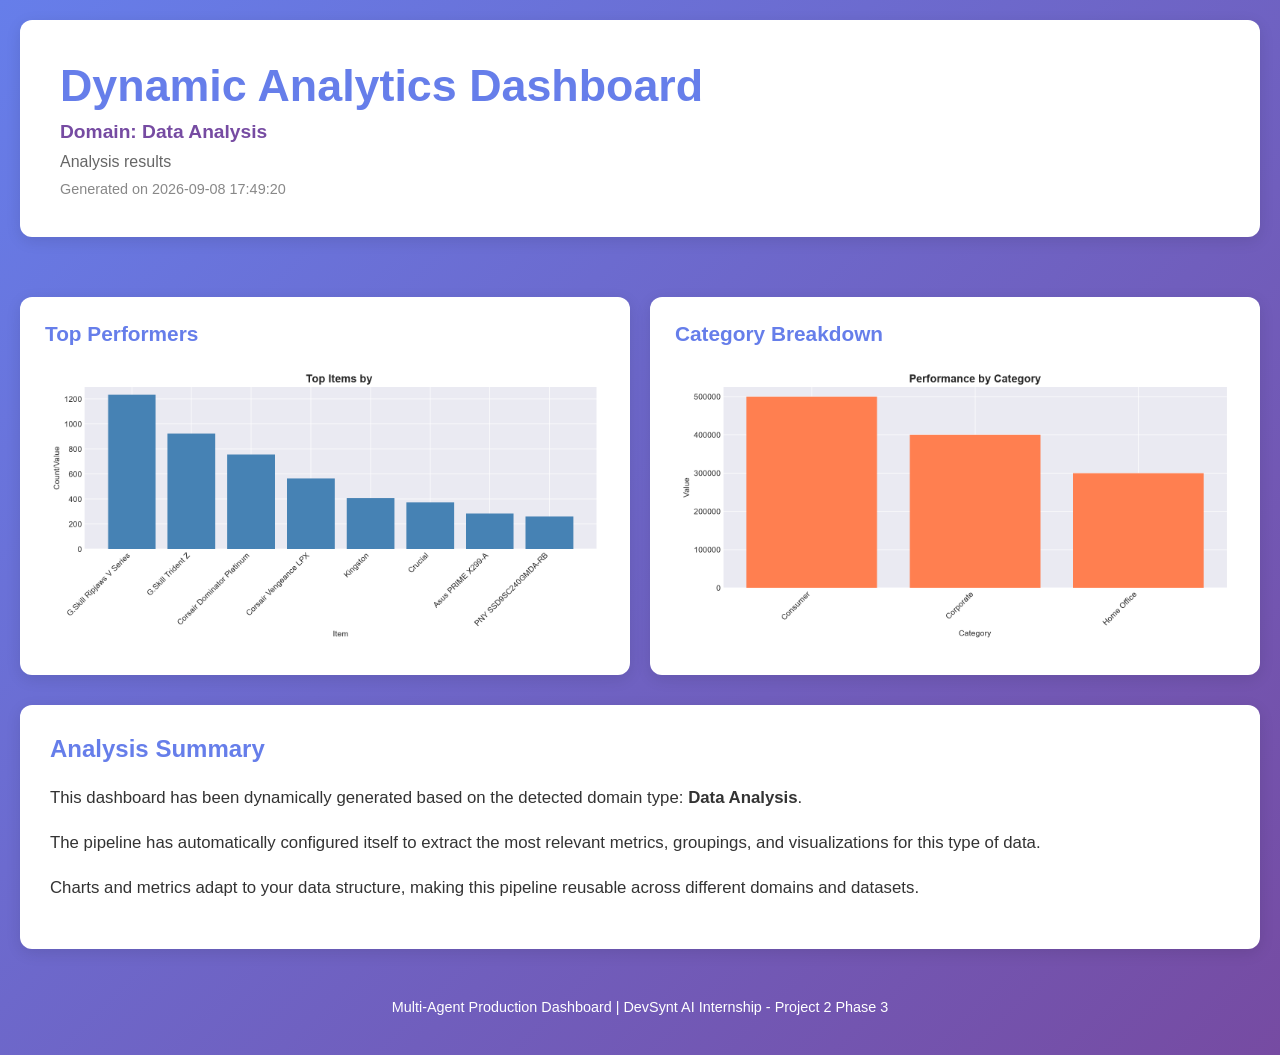
<file: Project-2-Phase_3/assets/dataset3/dashboard.html>
<!DOCTYPE html>
<html>
<head>
    <meta charset="UTF-8">
    <title>Dynamic Dashboard - Data Analysis</title>
    <style>
        * {
            margin: 0;
            padding: 0;
            box-sizing: border-box;
        }
        body {
            font-family: -apple-system, BlinkMacSystemFont, 'Segoe UI', Roboto, sans-serif;
            background: linear-gradient(135deg, #667eea 0%, #764ba2 100%);
            padding: 20px;
            min-height: 100vh;
        }
        .container {
            max-width: 1400px;
            margin: 0 auto;
        }
        header {
            background: white;
            padding: 40px;
            border-radius: 12px;
            margin-bottom: 30px;
            box-shadow: 0 4px 15px rgba(0,0,0,0.1);
        }
        h1 {
            color: #667eea;
            font-size: 2.8em;
            margin-bottom: 10px;
        }
        .domain-info {
            color: #764ba2;
            font-size: 1.2em;
            font-weight: bold;
            margin-bottom: 10px;
        }
        .description {
            color: #666;
            font-size: 1em;
            margin-bottom: 10px;
        }
        .timestamp {
            color: #888;
            font-size: 0.9em;
        }
        .metrics {
            display: grid;
            grid-template-columns: repeat(auto-fit, minmax(250px, 1fr));
            gap: 20px;
            margin-bottom: 30px;
        }
        .metric-card {
            background: linear-gradient(135deg, #667eea 0%, #764ba2 100%);
            color: white;
            padding: 25px;
            border-radius: 12px;
            box-shadow: 0 4px 15px rgba(0,0,0,0.1);
            text-align: center;
        }
        .metric-card h3 {
            font-size: 0.95em;
            text-transform: uppercase;
            letter-spacing: 1px;
            margin-bottom: 15px;
            opacity: 0.9;
        }
        .metric-value {
            font-size: 2em;
            font-weight: bold;
        }
        .charts {
            display: grid;
            grid-template-columns: repeat(auto-fit, minmax(450px, 1fr));
            gap: 20px;
            margin-bottom: 30px;
        }
        .chart-box {
            background: white;
            padding: 25px;
            border-radius: 12px;
            box-shadow: 0 4px 15px rgba(0,0,0,0.1);
        }
        .chart-box h3 {
            color: #667eea;
            margin-bottom: 20px;
            font-size: 1.3em;
            font-weight: bold;
        }
        .chart-box img {
            width: 100%;
            height: auto;
            border-radius: 8px;
        }
        .summary {
            background: white;
            padding: 30px;
            border-radius: 12px;
            box-shadow: 0 4px 15px rgba(0,0,0,0.1);
            margin-bottom: 30px;
        }
        .summary h2 {
            color: #667eea;
            margin-bottom: 20px;
            font-size: 1.5em;
        }
        .summary p {
            color: #333;
            font-size: 1.05em;
            line-height: 1.8;
            margin-bottom: 15px;
        }
        footer {
            text-align: center;
            color: white;
            padding: 20px;
            font-size: 0.9em;
        }
    </style>
</head>
<body>
    <div class="container">
        <header>
            <h1>Dynamic Analytics Dashboard</h1>
            <p class="domain-info">Domain: Data Analysis</p>
            <p class="description">Analysis results</p>
            <p class="timestamp">Generated on 2026-09-08 17:49:20</p>
        </header>
        
        <div class="metrics">
            
        </div>
        
        <div class="charts">
            
                <div class="chart-box">
                    <h3>Top Performers</h3>
                    <img src="top_items.png" alt="Top Performers">
                </div>
                
                <div class="chart-box">
                    <h3>Category Breakdown</h3>
                    <img src="category_performance.png" alt="Category Breakdown">
                </div>
                
        </div>
        
        <div class="summary">
            <h2>Analysis Summary</h2>
            <p>This dashboard has been dynamically generated based on the detected domain type: <strong>Data Analysis</strong>.</p>
            <p>The pipeline has automatically configured itself to extract the most relevant metrics, groupings, and visualizations for this type of data.</p>
            <p>Charts and metrics adapt to your data structure, making this pipeline reusable across different domains and datasets.</p>
        </div>
        
        <footer>
            <p>Multi-Agent Production Dashboard | DevSynt AI Internship - Project 2 Phase 3</p>
        </footer>
    </div>
</body>
</html>
</file>
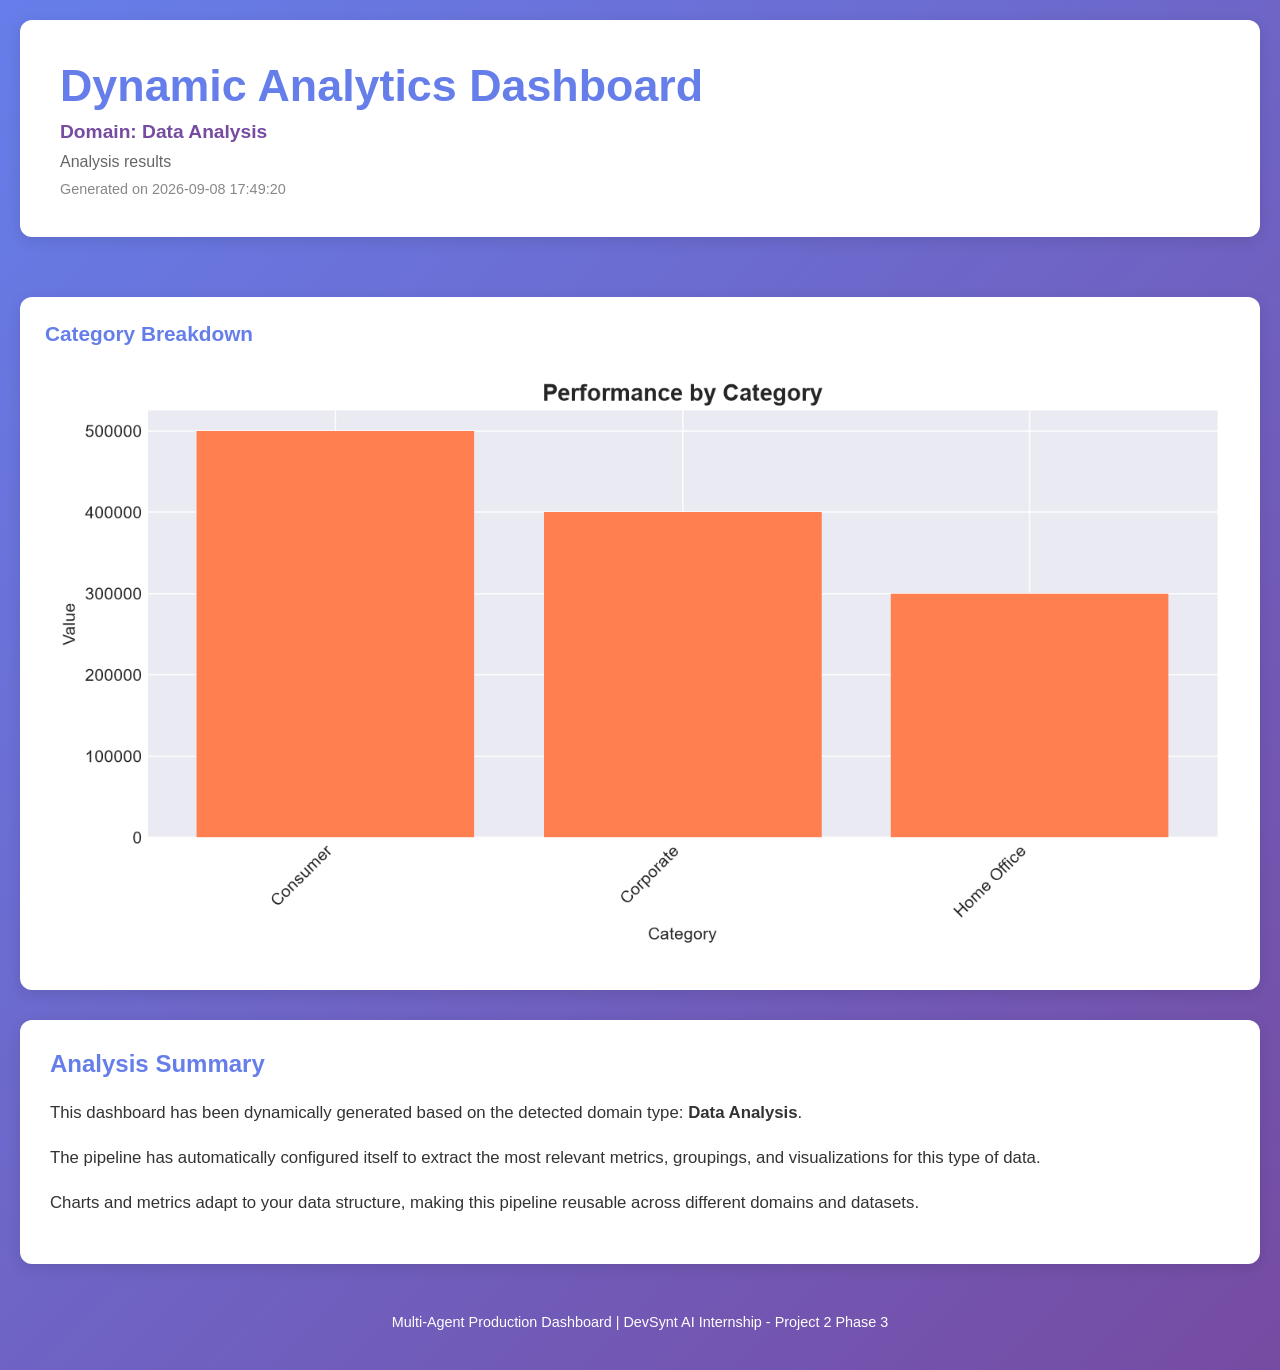
<file: Project-2-Phase_3/assets/dataset4/dashboard.html>
<!DOCTYPE html>
<html>
<head>
    <meta charset="UTF-8">
    <title>Dynamic Dashboard - Data Analysis</title>
    <style>
        * {
            margin: 0;
            padding: 0;
            box-sizing: border-box;
        }
        body {
            font-family: -apple-system, BlinkMacSystemFont, 'Segoe UI', Roboto, sans-serif;
            background: linear-gradient(135deg, #667eea 0%, #764ba2 100%);
            padding: 20px;
            min-height: 100vh;
        }
        .container {
            max-width: 1400px;
            margin: 0 auto;
        }
        header {
            background: white;
            padding: 40px;
            border-radius: 12px;
            margin-bottom: 30px;
            box-shadow: 0 4px 15px rgba(0,0,0,0.1);
        }
        h1 {
            color: #667eea;
            font-size: 2.8em;
            margin-bottom: 10px;
        }
        .domain-info {
            color: #764ba2;
            font-size: 1.2em;
            font-weight: bold;
            margin-bottom: 10px;
        }
        .description {
            color: #666;
            font-size: 1em;
            margin-bottom: 10px;
        }
        .timestamp {
            color: #888;
            font-size: 0.9em;
        }
        .metrics {
            display: grid;
            grid-template-columns: repeat(auto-fit, minmax(250px, 1fr));
            gap: 20px;
            margin-bottom: 30px;
        }
        .metric-card {
            background: linear-gradient(135deg, #667eea 0%, #764ba2 100%);
            color: white;
            padding: 25px;
            border-radius: 12px;
            box-shadow: 0 4px 15px rgba(0,0,0,0.1);
            text-align: center;
        }
        .metric-card h3 {
            font-size: 0.95em;
            text-transform: uppercase;
            letter-spacing: 1px;
            margin-bottom: 15px;
            opacity: 0.9;
        }
        .metric-value {
            font-size: 2em;
            font-weight: bold;
        }
        .charts {
            display: grid;
            grid-template-columns: repeat(auto-fit, minmax(450px, 1fr));
            gap: 20px;
            margin-bottom: 30px;
        }
        .chart-box {
            background: white;
            padding: 25px;
            border-radius: 12px;
            box-shadow: 0 4px 15px rgba(0,0,0,0.1);
        }
        .chart-box h3 {
            color: #667eea;
            margin-bottom: 20px;
            font-size: 1.3em;
            font-weight: bold;
        }
        .chart-box img {
            width: 100%;
            height: auto;
            border-radius: 8px;
        }
        .summary {
            background: white;
            padding: 30px;
            border-radius: 12px;
            box-shadow: 0 4px 15px rgba(0,0,0,0.1);
            margin-bottom: 30px;
        }
        .summary h2 {
            color: #667eea;
            margin-bottom: 20px;
            font-size: 1.5em;
        }
        .summary p {
            color: #333;
            font-size: 1.05em;
            line-height: 1.8;
            margin-bottom: 15px;
        }
        footer {
            text-align: center;
            color: white;
            padding: 20px;
            font-size: 0.9em;
        }
    </style>
</head>
<body>
    <div class="container">
        <header>
            <h1>Dynamic Analytics Dashboard</h1>
            <p class="domain-info">Domain: Data Analysis</p>
            <p class="description">Analysis results</p>
            <p class="timestamp">Generated on 2026-09-08 17:49:20</p>
        </header>
        
        <div class="metrics">
            
        </div>
        
        <div class="charts">
            
                <div class="chart-box">
                    <h3>Category Breakdown</h3>
                    <img src="category_performance.png" alt="Category Breakdown">
                </div>
                
        </div>
        
        <div class="summary">
            <h2>Analysis Summary</h2>
            <p>This dashboard has been dynamically generated based on the detected domain type: <strong>Data Analysis</strong>.</p>
            <p>The pipeline has automatically configured itself to extract the most relevant metrics, groupings, and visualizations for this type of data.</p>
            <p>Charts and metrics adapt to your data structure, making this pipeline reusable across different domains and datasets.</p>
        </div>
        
        <footer>
            <p>Multi-Agent Production Dashboard | DevSynt AI Internship - Project 2 Phase 3</p>
        </footer>
    </div>
</body>
</html>
</file>
<file: Project_2_Phase_1/style.css>
/* ============================================================
   Project 2 — Phase 1
   LangChain + LangGraph learning page
   Direction: two-ink riso print. Cobalt + hot pink on cool paper.
   Signature: the page itself is a graph — every section is a node
   hung off one continuous edge running down the left.
   ============================================================ */

:root {
  --paper:      #EEF0F4;
  --paper-deep: #E2E6EE;
  --ink:        #14161C;
  --ink-soft:   #5A6070;
  --cobalt:     #1F49C9;
  --cobalt-dim: #ABBCEB;
  --pink:       #F2317B;

  --font-display: "Bricolage Grotesque", "Trebuchet MS", sans-serif;
  --font-body:    "Newsreader", Georgia, serif;
  --font-mono:    "JetBrains Mono", "SFMono-Regular", Consolas, monospace;

  --rail: 2px;
  --gutter: 88px;
}

*,
*::before,
*::after { box-sizing: border-box; }

html { scroll-behavior: smooth; }

body {
  margin: 0;
  background-color: var(--paper);
  background-image:
    linear-gradient(var(--paper-deep) 1px, transparent 1px),
    linear-gradient(90deg, var(--paper-deep) 1px, transparent 1px);
  background-size: 26px 26px;
  color: var(--ink);
  font-family: var(--font-body);
  font-size: 18px;
  line-height: 1.65;
  -webkit-font-smoothing: antialiased;
}

p { margin: 0 0 1.1em; }

strong {
  font-family: var(--font-display);
  font-weight: 700;
  letter-spacing: -0.01em;
}

em { font-style: italic; }

code {
  font-family: var(--font-mono);
  font-size: 0.82em;
  background: rgba(31, 73, 201, 0.09);
  color: var(--cobalt);
  padding: 0.12em 0.34em;
  border-radius: 3px;
}

a {
  color: var(--cobalt);
  text-decoration-thickness: 1px;
  text-underline-offset: 3px;
}

a:hover { color: var(--pink); }

:focus-visible {
  outline: 3px solid var(--pink);
  outline-offset: 3px;
}

/* ---------- masthead ------------------------------------- */

.masthead {
  border-bottom: var(--rail) solid var(--ink);
  padding: 76px 32px 0;
}

.masthead-inner {
  max-width: 1040px;
  margin: 0 auto;
}

.eyebrow {
  font-family: var(--font-mono);
  font-size: 12px;
  font-weight: 600;
  letter-spacing: 0.14em;
  text-transform: uppercase;
  color: var(--ink-soft);
  margin-bottom: 26px;
}

.title {
  font-family: var(--font-display);
  font-weight: 800;
  font-size: clamp(3.1rem, 10.5vw, 7.4rem);
  line-height: 0.88;
  letter-spacing: -0.045em;
  margin: 0 0 30px;
}

.title em {
  font-style: normal;
  color: var(--pink);
}

.strike-through {
  position: relative;
  color: var(--ink-soft);
}

.strike-through::after {
  content: "";
  position: absolute;
  left: -2%;
  right: -2%;
  top: 52%;
  height: 6px;
  background: var(--pink);
  transform: scaleX(0);
  transform-origin: left;
  animation: strike 700ms cubic-bezier(0.2, 0.8, 0.3, 1) 900ms forwards;
}

@keyframes strike { to { transform: scaleX(1); } }

.standfirst {
  font-size: clamp(1.05rem, 2.1vw, 1.35rem);
  max-width: 52ch;
  color: var(--ink-soft);
  margin-bottom: 54px;
}

.hero-diagram {
  border-top: 1px solid var(--cobalt-dim);
  padding: 34px 0 44px;
}

.hero-diagram svg { width: 100%; height: auto; display: block; }

/* ---------- shared svg language --------------------------- */

.svg-node rect,
.svg-node circle,
.svg-node polygon {
  fill: var(--paper);
  stroke: var(--cobalt);
  stroke-width: 2;
}

.svg-node text {
  font-family: var(--font-mono);
  font-size: 12px;
  fill: var(--cobalt);
  text-anchor: middle;
}

.svg-node-key rect,
.svg-node-key polygon {
  fill: var(--pink);
  stroke: var(--pink);
}

.svg-node-key text { fill: #fff; }

.svg-node-end circle { fill: var(--ink); stroke: var(--ink); }
.svg-node-end text { fill: var(--paper); font-size: 11px; }

.svg-edge {
  stroke: var(--ink);
  stroke-width: 2;
  fill: none;
}

.svg-edge-branch { stroke: var(--pink); }

.svg-edge-loop {
  stroke: var(--cobalt);
  stroke-dasharray: 4 5;
}

.svg-tip { fill: var(--ink); }

.svg-label {
  font-family: var(--font-mono);
  font-size: 11px;
  font-weight: 600;
  letter-spacing: 0.12em;
  fill: var(--ink-soft);
}

.svg-note {
  font-family: var(--font-mono);
  font-size: 11px;
  fill: var(--pink);
}

/* ---------- the flow: one long edge, sections as nodes ----- */

.flow {
  position: relative;
  max-width: 1040px;
  margin: 0 auto;
  padding: 0 32px;
}

.flow::before {
  content: "";
  position: absolute;
  top: 0;
  bottom: 190px;
  left: calc(32px + 21px);
  width: var(--rail);
  background: var(--ink);
}

.node {
  position: relative;
  padding: 74px 0 74px var(--gutter);
  border-bottom: 1px solid var(--cobalt-dim);
}

.node-last { border-bottom: 0; }

.marker {
  position: absolute;
  left: 0;
  top: 74px;
  width: 44px;
  height: 44px;
  display: grid;
  place-items: center;
  border: var(--rail) solid var(--ink);
  border-radius: 50%;
  background: var(--paper);
  font-family: var(--font-mono);
  font-size: 13px;
  font-weight: 600;
  color: var(--ink);
}

.node:hover > .marker {
  background: var(--pink);
  border-color: var(--pink);
  color: #fff;
}

/* the one place the rail forks — where chains stop being enough */
.node-fork::after {
  content: "";
  position: absolute;
  left: 21px;
  top: 96px;
  width: 46px;
  height: 96px;
  border-left: var(--rail) solid var(--pink);
  border-bottom: var(--rail) solid var(--pink);
  border-bottom-left-radius: 26px;
}

.kicker {
  font-family: var(--font-mono);
  font-size: 11px;
  font-weight: 600;
  letter-spacing: 0.16em;
  text-transform: uppercase;
  color: var(--pink);
  margin-bottom: 12px;
}

.node h2 {
  font-family: var(--font-display);
  font-weight: 700;
  font-size: clamp(1.9rem, 4.4vw, 3rem);
  line-height: 1.02;
  letter-spacing: -0.035em;
  margin: 0 0 26px;
  max-width: 20ch;
}

.node p { max-width: 66ch; }

.aside {
  border-left: 3px solid var(--pink);
  padding-left: 18px;
  font-style: italic;
  color: var(--ink-soft);
}

/* ---------- code ------------------------------------------ */

pre {
  margin: 0;
  padding: 18px 20px;
  background: var(--ink);
  border-radius: 5px;
  overflow-x: auto;
}

pre code {
  background: none;
  padding: 0;
  color: #DDE3F2;
  font-size: 13px;
  line-height: 1.7;
}

pre.wide { margin: 34px 0 30px; }

/* ---------- before / after ------------------------------- */

.compare {
  display: grid;
  grid-template-columns: 1fr 1fr;
  gap: 20px;
  margin: 34px 0 30px;
}

.compare-side {
  border: 1px solid var(--cobalt-dim);
  border-top: var(--rail) solid var(--ink-soft);
  padding: 18px;
  background: rgba(255, 255, 255, 0.55);
}

.compare-side-win { border-top-color: var(--pink); }

.compare-head {
  font-family: var(--font-mono);
  font-size: 11px;
  font-weight: 600;
  letter-spacing: 0.12em;
  text-transform: uppercase;
  color: var(--ink-soft);
  margin-bottom: 14px;
}

.compare-foot {
  margin: 14px 0 0;
  font-size: 15px;
  color: var(--ink-soft);
}

/* ---------- numbered trace ------------------------------- */

.steps {
  list-style: none;
  counter-reset: trace;
  margin: 30px 0;
  padding: 0;
  max-width: 62ch;
}

.steps li {
  counter-increment: trace;
  position: relative;
  padding: 12px 0 12px 46px;
  border-bottom: 1px dashed var(--cobalt-dim);
  font-size: 16px;
  color: var(--ink-soft);
}

.steps li::before {
  content: counter(trace);
  position: absolute;
  left: 0;
  top: 13px;
  width: 26px;
  height: 26px;
  display: grid;
  place-items: center;
  background: var(--cobalt);
  color: #fff;
  border-radius: 50%;
  font-family: var(--font-mono);
  font-size: 12px;
}

.steps li span {
  display: block;
  font-family: var(--font-display);
  font-weight: 700;
  font-size: 15px;
  color: var(--ink);
}

/* ---------- concept cards -------------------------------- */

.cards {
  display: grid;
  grid-template-columns: repeat(auto-fit, minmax(215px, 1fr));
  gap: 16px;
  margin: 32px 0;
}

.card {
  border: 1px solid var(--ink);
  padding: 20px 18px;
  background: var(--paper);
  transition: transform 160ms ease, box-shadow 160ms ease;
}

.card:hover {
  transform: translate(-3px, -3px);
  box-shadow: 6px 6px 0 var(--cobalt);
}

.card h3 {
  font-family: var(--font-mono);
  font-size: 12px;
  font-weight: 600;
  letter-spacing: 0.14em;
  text-transform: uppercase;
  color: var(--pink);
  margin: 0 0 10px;
}

.card p {
  margin: 0;
  font-size: 15.5px;
  line-height: 1.55;
}

/* ---------- figure & table ------------------------------- */

.figure {
  margin: 36px 0 30px;
  padding: 26px 20px 20px;
  border: 1px solid var(--cobalt-dim);
  background: rgba(255, 255, 255, 0.55);
}

.figure svg { width: 100%; height: auto; display: block; }

.figure figcaption {
  margin-top: 18px;
  font-size: 15px;
  color: var(--ink-soft);
}

.table {
  width: 100%;
  border-collapse: collapse;
  margin: 30px 0;
  font-size: 16px;
}

.table caption {
  text-align: left;
  font-family: var(--font-mono);
  font-size: 11px;
  letter-spacing: 0.12em;
  text-transform: uppercase;
  color: var(--ink-soft);
  padding-bottom: 12px;
}

.table th {
  text-align: left;
  font-family: var(--font-display);
  font-size: 15px;
  letter-spacing: 0.01em;
  padding: 10px 14px;
  background: var(--ink);
  color: var(--paper);
}

.table th + th { background: var(--pink); }

.table td {
  padding: 12px 14px;
  border-bottom: 1px solid var(--cobalt-dim);
  vertical-align: top;
}

.table td + td { color: var(--ink); }
.table td:first-child { color: var(--ink-soft); }

/* ---------- callout & terms ------------------------------ */

.callout {
  background: var(--cobalt);
  color: #EAF0FF;
  padding: 26px 28px;
  border-radius: 5px;
  margin: 32px 0 8px;
  max-width: 68ch;
}

.callout span {
  display: block;
  font-family: var(--font-mono);
  font-size: 11px;
  font-weight: 600;
  letter-spacing: 0.14em;
  text-transform: uppercase;
  color: var(--cobalt-dim);
  margin-bottom: 10px;
}

.callout code {
  background: rgba(255, 255, 255, 0.16);
  color: #fff;
}

.terms {
  list-style: none;
  display: flex;
  flex-wrap: wrap;
  gap: 8px;
  margin: 30px 0 0;
  padding: 0;
}

.terms li {
  font-family: var(--font-mono);
  font-size: 11.5px;
  letter-spacing: 0.04em;
  padding: 5px 11px;
  border: 1px solid var(--cobalt);
  border-radius: 100px;
  color: var(--cobalt);
}

.terms code {
  background: none;
  padding: 0;
  font-size: 1em;
}

/* ---------- colophon ------------------------------------- */

.colophon {
  border-top: var(--rail) solid var(--ink);
  margin-top: 20px;
  padding: 58px 32px 76px;
}

.colophon-inner {
  max-width: 1040px;
  margin: 0 auto;
}

.colophon-note {
  max-width: 58ch;
  color: var(--ink-soft);
  font-style: italic;
}

.links {
  list-style: none;
  display: flex;
  flex-wrap: wrap;
  gap: 10px 24px;
  margin: 26px 0;
  padding: 0;
  font-family: var(--font-mono);
  font-size: 13px;
}

.colophon-sig {
  font-family: var(--font-mono);
  font-size: 11px;
  letter-spacing: 0.14em;
  text-transform: uppercase;
  color: var(--ink-soft);
  margin: 0;
}

/* ---------- responsive ----------------------------------- */

@media (max-width: 760px) {
  :root { --gutter: 56px; }

  body { font-size: 17px; }

  .masthead { padding-top: 46px; }

  .flow { padding: 0 20px; }
  .flow::before { left: calc(20px + 16px); }

  .node { padding-top: 52px; padding-bottom: 52px; }

  .marker {
    top: 52px;
    width: 34px;
    height: 34px;
    font-size: 11px;
  }

  .node-fork::after {
    left: 16px;
    top: 70px;
    width: 32px;
    height: 70px;
    border-bottom-left-radius: 18px;
  }

  .compare { grid-template-columns: 1fr; }

  .colophon { padding: 44px 20px 56px; }
}

@media (prefers-reduced-motion: reduce) {
  html { scroll-behavior: auto; }

  *,
  *::before,
  *::after {
    animation-duration: 0.001ms !important;
    animation-delay: 0ms !important;
    transition-duration: 0.001ms !important;
  }

  .strike-through::after { transform: scaleX(1); }
}
</file>
